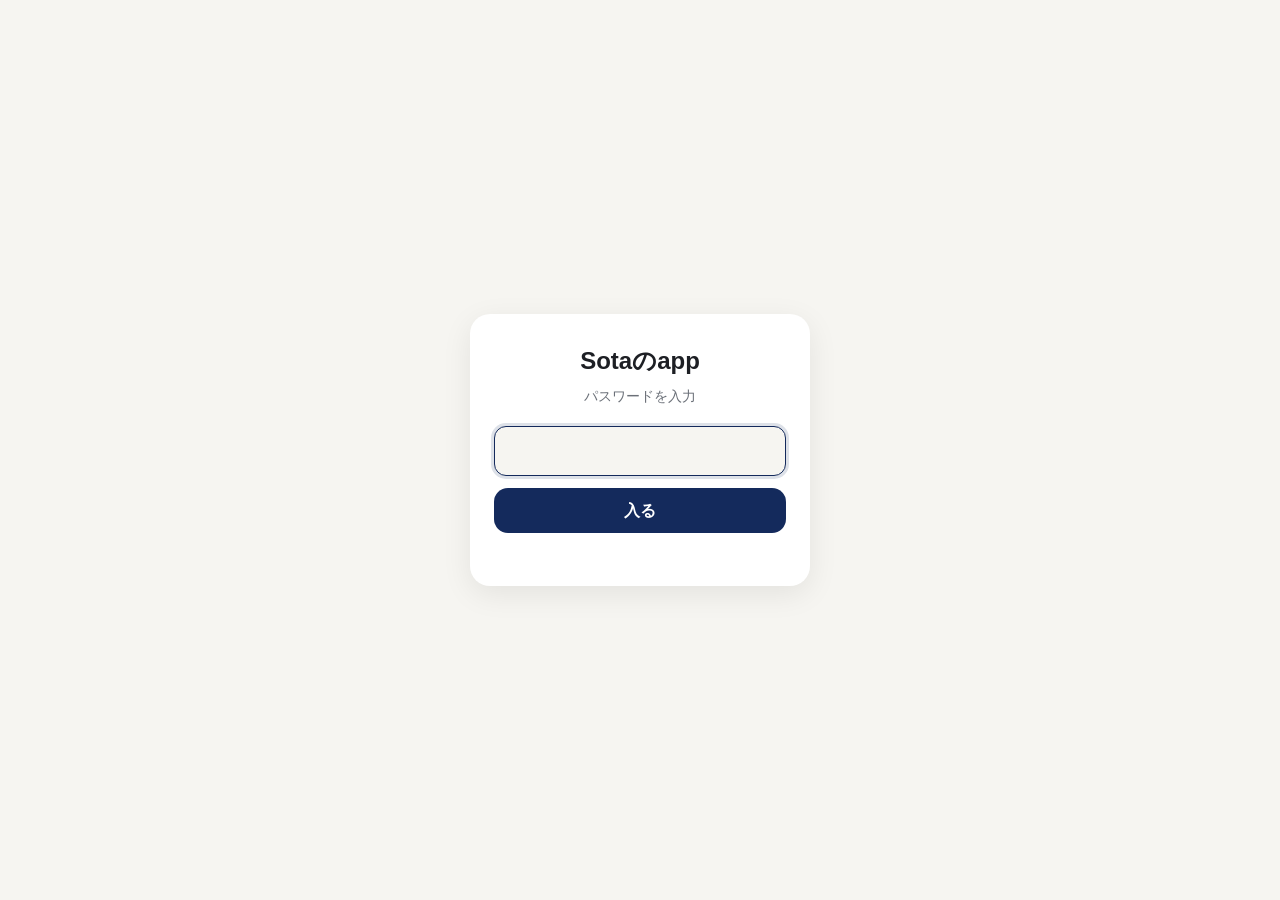
<file: index.html>
<!doctype html>
<html lang="ja">
<head>
  <meta charset="utf-8">
  <meta name="viewport" content="width=device-width, initial-scale=1">
  <title>Sotaのapp | 中学生・高校生のための学習アプリ</title>
  <meta name="description" content="中学生・高校生が自分で作った学習アプリ集です。英語の音読練習(Recito)、学習計画(StudyPilot)、テストのミス分析(Errata)、おこづかい帳(Coinvoice)。">
  <meta name="keywords" content="学習,勉強,教育,中学生,高校生">
  <link rel="stylesheet" href="common/style.css">
  <script src="common/gate.js?v=20261109a"></script>
  <style>
    :root { --accent: #3b3f8f; }
    .hero { text-align: center; padding: 40px 16px 16px; }
    .hero h1 { margin: 0; font-size: 2.2rem; letter-spacing: .02em; }
    .apps { display: grid; gap: 16px; grid-template-columns: repeat(auto-fit, minmax(200px, 1fr)); }
    .app { display: flex; flex-direction: column; gap: 6px; text-decoration: none; color: inherit; transition: transform .15s; }
    .app:hover { transform: translateY(-3px); }
    .app img { width: 72px; height: 72px; border-radius: 18px; }
    .app h2 { margin: 6px 0 0; font-size: 1.2rem; }
    .app .role { font-size: .9rem; color: var(--muted); }
  </style>
</head>
<body>
  <div class="hero">
    <h1>Sotaのapp</h1>
    <p class="muted">iPhoneで記録して、Webで見る。</p>
  </div>
  <main>
    <div class="apps">
      <a class="card app" href="ondoku/">
        <picture><source srcset="icons/ondokuchecker-dark.png" media="(prefers-color-scheme: dark)"><img src="icons/ondokuchecker.png" alt=""></picture>
        <h2>Recito</h2>
        <span class="role">英語の音読を採点</span>
      </a>
      <a class="card app" href="missnote/">
        <picture><source srcset="icons/missnote-dark.png" media="(prefers-color-scheme: dark)"><img src="icons/missnote.png" alt=""></picture>
        <h2>Errata</h2>
        <span class="role">ミスのくせを分析</span>
      </a>
      <a class="card app" href="okozukai/">
        <picture><source srcset="icons/okozukai-dark.png" media="(prefers-color-scheme: dark)"><img src="icons/okozukai.png" alt=""></picture>
        <h2>Coinvoice</h2>
        <span class="role">声でおこづかい記録</span>
      </a>
      <a class="card app" href="planner/">
        <picture><source srcset="icons/studyplanner-dark.png" media="(prefers-color-scheme: dark)"><img src="icons/studyplanner.png" alt=""></picture>
        <h2>StudyPilot</h2>
        <span class="role">今日の勉強を自動で計画</span>
      </a>
    </div>
  </main>
  <footer>データはサーバーに保存しません</footer>
</body>
</html>
</file>
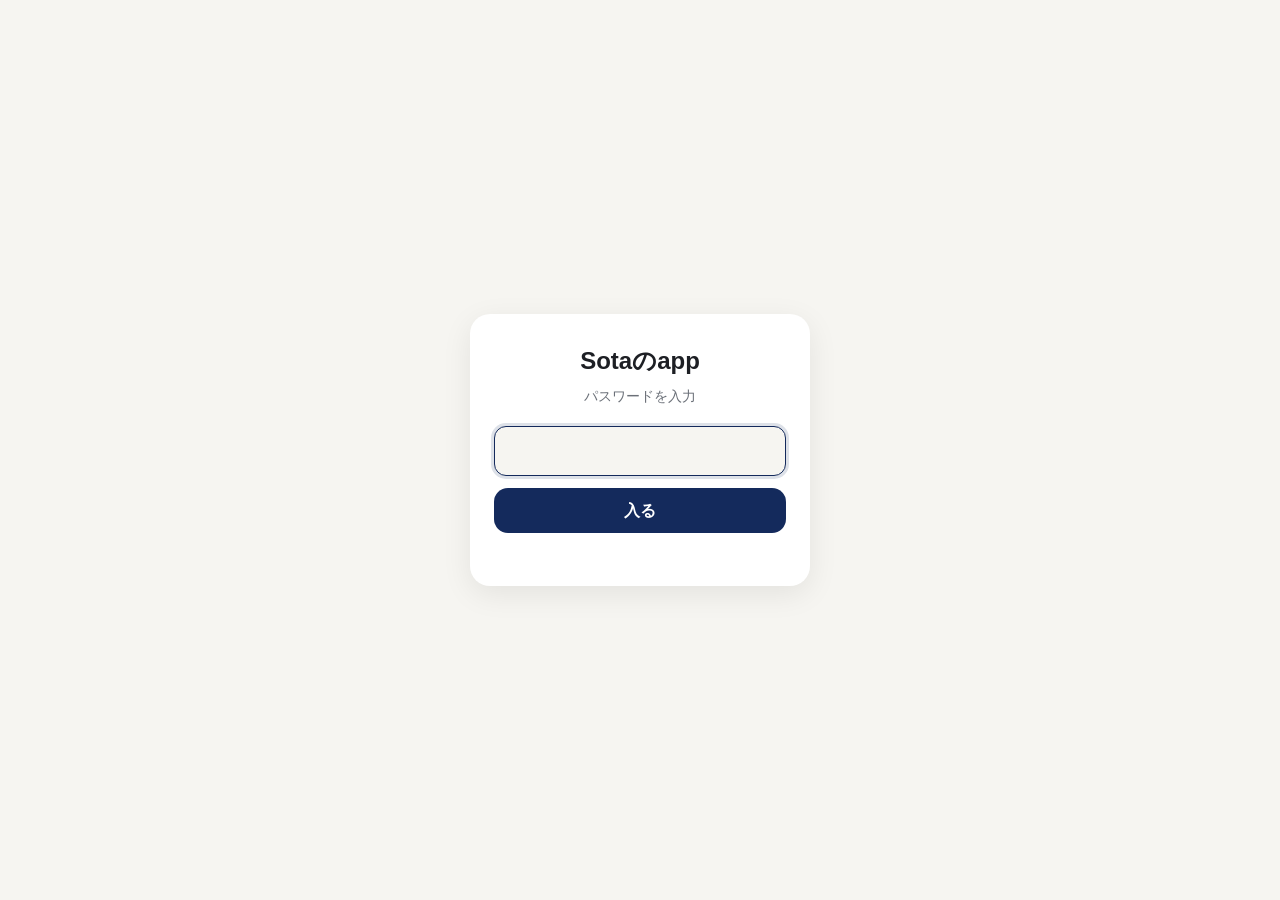
<file: missnote/index.html>
<!doctype html>
<html lang="ja">
<head>
  <meta charset="utf-8">
  <meta name="viewport" content="width=device-width, initial-scale=1">
  <title>Errata | テストのミス分析ノート</title>
  <meta name="description" content="Errata は、テストや問題集で間違えた問題を記録し、ミスの種類(計算ミス・知識不足・読み違い・時間切れ)を分析して復習する学習アプリです。">
  <meta name="keywords" content="学習,勉強,教育,中学生,高校生">
  <link rel="icon" href="../icons/missnote.png">
  <link rel="apple-touch-icon" href="../icons/missnote.png">
  <link rel="stylesheet" href="../common/style.css">
  <script src="../common/gate.js?v=20261109a"></script>
  <style>
    :root { --accent: #f2683f; }
    .toggles { display: flex; gap: 8px; flex-wrap: wrap; }
    .toggle { background: transparent; border: 2px solid var(--c); color: var(--c); min-height: 40px; }
    .toggle.on { background: var(--c); color: #fff; }
    .top-mistake { font-size: 1.6rem; font-weight: 800; }
    .problem { padding: 10px 0; border-bottom: 1px solid var(--line); }
    .problem .memo { color: var(--muted); font-size: .9rem; }
  </style>
</head>
<body>
  <header class="topbar">
    <picture><source srcset="../icons/missnote-dark.png" media="(prefers-color-scheme: dark)"><img src="../icons/missnote.png" alt=""></picture>
    <h1>Errata</h1>
    <a href="../">Sotaのapp</a>
  </header>
  <main>
    <section id="report" class="hidden"></section>

    <section id="app">
      <div class="app-banner no-print">
        <picture><source srcset="../icons/missnote-dark.png" media="(prefers-color-scheme: dark)"><img src="../icons/missnote.png" alt=""></picture>
        <div><b>写真なしで記録</b><br><span class="muted">QRコードでアプリへ</span></div>
      </div>

      <div class="card">
        <h2>間違えた問題を書く</h2>
        <label>教科</label><div class="toggles" id="subject"></div>
        <div class="grid" style="gap:0 12px">
          <div><label>単元</label><input id="unit" placeholder="例:二次関数"></div>
          <div><label>日にち</label><input id="date" type="date"></div>
        </div>
        <label>ミスの種類(いくつでも)</label><div class="toggles" id="mistakes"></div>
        <label>メモ</label><input id="memo" placeholder="どうして間違えた?次はどうする?">
        <div class="row" style="margin-top:12px"><button id="add">記録する</button><span class="muted" id="add-note"></span></div>
      </div>

      <div id="analysis"></div>

      <div class="card no-print">
        <h2>アプリに送る</h2>
        <p class="muted" id="send-summary"></p>
        <div id="send"></div>
        <div class="row" style="margin-top:10px"><button class="secondary hidden" id="mark-sent">送り終わった</button></div>
      </div>
      
    </section>
  </main>
  <footer>Sotaのapp</footer>

  <script src="../common/qr.js"></script>
  <script src="../common/bridge.js"></script>
  <script src="../common/charts.js"></script>
  <script src="app.js"></script>
</body>
</html>
</file>
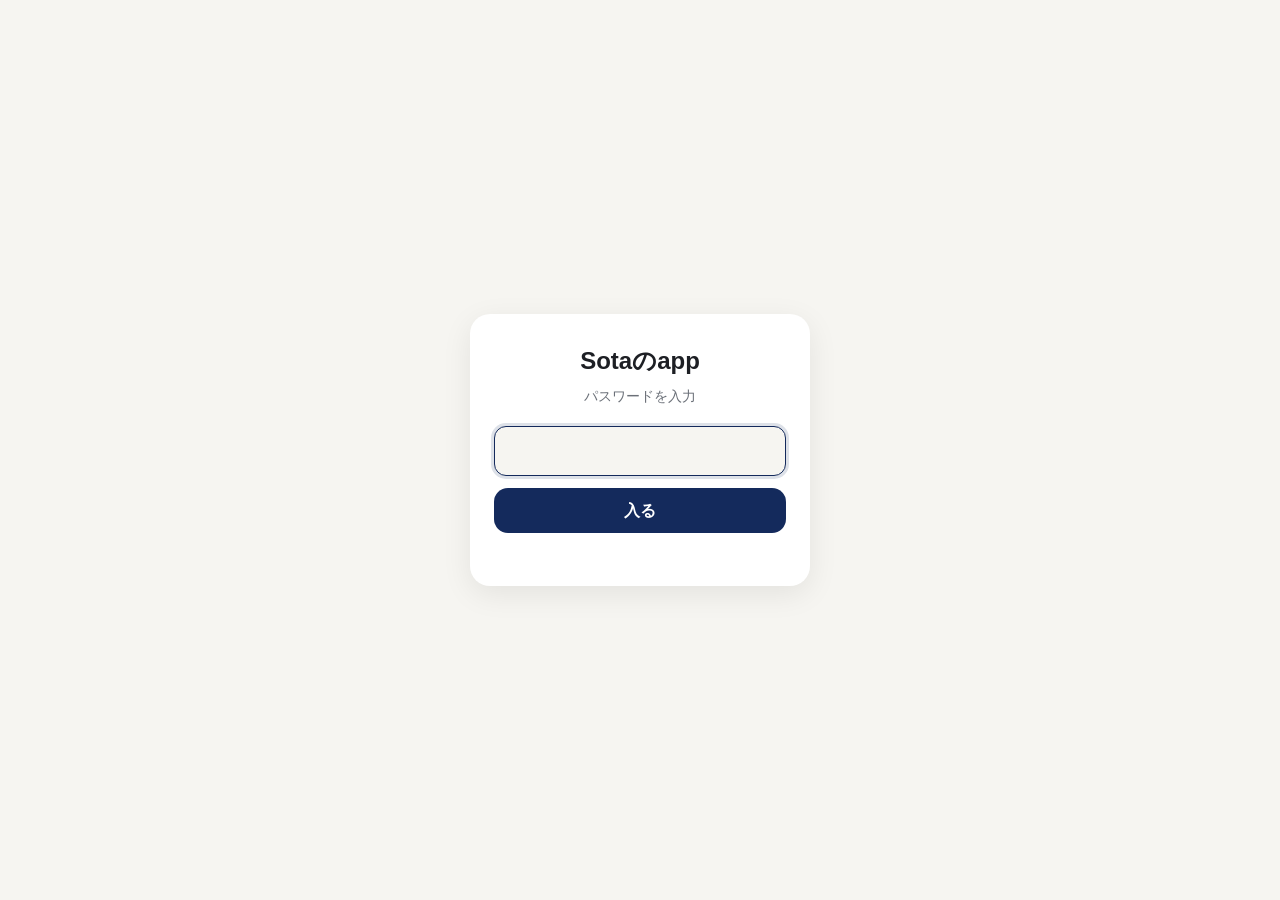
<file: okozukai/index.html>
<!doctype html>
<html lang="ja">
<head>
  <meta charset="utf-8">
  <meta name="viewport" content="width=device-width, initial-scale=1">
  <title>Coinvoice | 声で記録するおこづかい帳</title>
  <meta name="description" content="Coinvoice は、声で「本屋で680円」と話すだけで記録できる中高生向けのおこづかい帳です。月の予算と使い道のグラフで、お金の管理を学べます。">
  <meta name="keywords" content="学習,勉強,教育,中学生,高校生">
  <link rel="icon" href="../icons/okozukai.png">
  <link rel="apple-touch-icon" href="../icons/okozukai.png">
  <link rel="stylesheet" href="../common/style.css">
  <script src="../common/gate.js?v=20261109a"></script>
  <style>
    :root { --accent: #20b394; }
    .cat-dot { display: inline-block; width: 12px; height: 12px; border-radius: 50%; margin-right: 6px; vertical-align: -1px; }
    .say { display: flex; gap: 10px; }
    .say input { font-size: 1.15rem; }
    .mic { width: 56px; min-width: 56px; border-radius: 50%; font-size: 1.4rem; }
    .mic.on { background: var(--bad); }
    .confirm { display: grid; grid-template-columns: repeat(auto-fit, minmax(140px, 1fr)); gap: 0 12px; }
    .budget-bar { height: 16px; background: var(--line); border-radius: 8px; overflow: hidden; margin: 10px 0 6px; }
    .budget-bar span { display: block; height: 100%; }
    .message { padding: 10px 12px; border-radius: 12px; font-weight: 700; }
    .report-head { display: flex; justify-content: space-between; align-items: center; gap: 10px; flex-wrap: wrap; }
    .report-head h2 { font-size: 1.4rem; margin: 6px 0; }
  </style>
</head>
<body>
  <header class="topbar">
    <picture><source srcset="../icons/okozukai-dark.png" media="(prefers-color-scheme: dark)"><img src="../icons/okozukai.png" alt=""></picture>
    <h1>Coinvoice</h1>
    <a href="../">Sotaのapp</a>
  </header>

  <main>
    <!-- アプリから共有されたレポート(URLに #d= があるとき) -->
    <section id="report" class="hidden">
      <div class="card">
        <div class="report-head">
          <div>
            <span class="shared-badge">アプリから共有されたレポート</span>
            <h2 id="report-title"></h2>
          </div>
          <div class="row no-print">
            <button onclick="window.print()">印刷する</button>
            <button class="secondary" id="report-save">このブラウザでも見られるように保存</button>
          </div>
        </div>
        <p class="muted">このページのデータは、リンクの「#」より後ろに入っています。サーバーには送られていません。</p>
      </div>
      <div id="report-body"></div>
    </section>

    <!-- ふつうのWeb版 -->
    <section id="app">
      <div class="app-banner no-print">
        <picture><source srcset="../icons/okozukai-dark.png" media="(prefers-color-scheme: dark)"><img src="../icons/okozukai.png" alt=""></picture>
        <div><b>ボタンひとつで声の記録</b><br><span class="muted">アクションボタン・Siri</span></div>
        <a class="button" href="u16okozukai://record" id="open-record">アプリで録音</a>
      </div>

      <div class="card">
        <h2>使ったお金を書く</h2>
        <div class="say">
          <input id="say" placeholder="例:本屋で680円" autocomplete="off">
          <button class="mic hidden" id="mic" title="声で入力">🎤</button>
          <button id="read">読みとる</button>
        </div>
        <p class="muted" id="mic-note"></p>
        <div id="confirm" class="hidden">
          <div class="confirm">
            <div><label>金額(円)</label><input id="c-amount" type="number" inputmode="numeric" min="1"></div>
            <div><label>何に</label><input id="c-item"></div>
            <div><label>項目</label><select id="c-cat"></select></div>
            <div><label>日にち</label><input id="c-date" type="date"></div>
          </div>
          <div class="row" style="margin-top:12px">
            <button id="c-save">記録する</button>
            <button class="secondary" id="c-cancel">やめる</button>
          </div>
        </div>
      </div>

      <div class="card">
        <div class="row" style="justify-content:space-between">
          <h2 style="margin:0">
            <button class="secondary" id="prev" aria-label="前の月">◀</button>
            <span id="month-title"></span>
            <button class="secondary" id="next" aria-label="次の月">▶</button>
          </h2>
          <div class="row"><label for="budget" style="margin:0">予算</label><input id="budget" type="number" min="0" style="width:120px" placeholder="3000"><span>円</span></div>
        </div>
        <div id="month-body"></div>
      </div>

      <div class="card no-print">
        <h2>アプリに送る</h2>
        <p class="muted" id="send-summary"></p>
        <div id="send"></div>
        <div class="row" style="margin-top:10px"><button class="secondary hidden" id="mark-sent">送り終わった(このリストから消す)</button></div>
      </div>
    </section>
  </main>
  <footer>Sotaのapp</footer>

  <script src="../common/qr.js"></script>
  <script src="../common/bridge.js"></script>
  <script src="../common/charts.js"></script>
  <script src="parser.js"></script>
  <script src="app.js"></script>
</body>
</html>
</file>
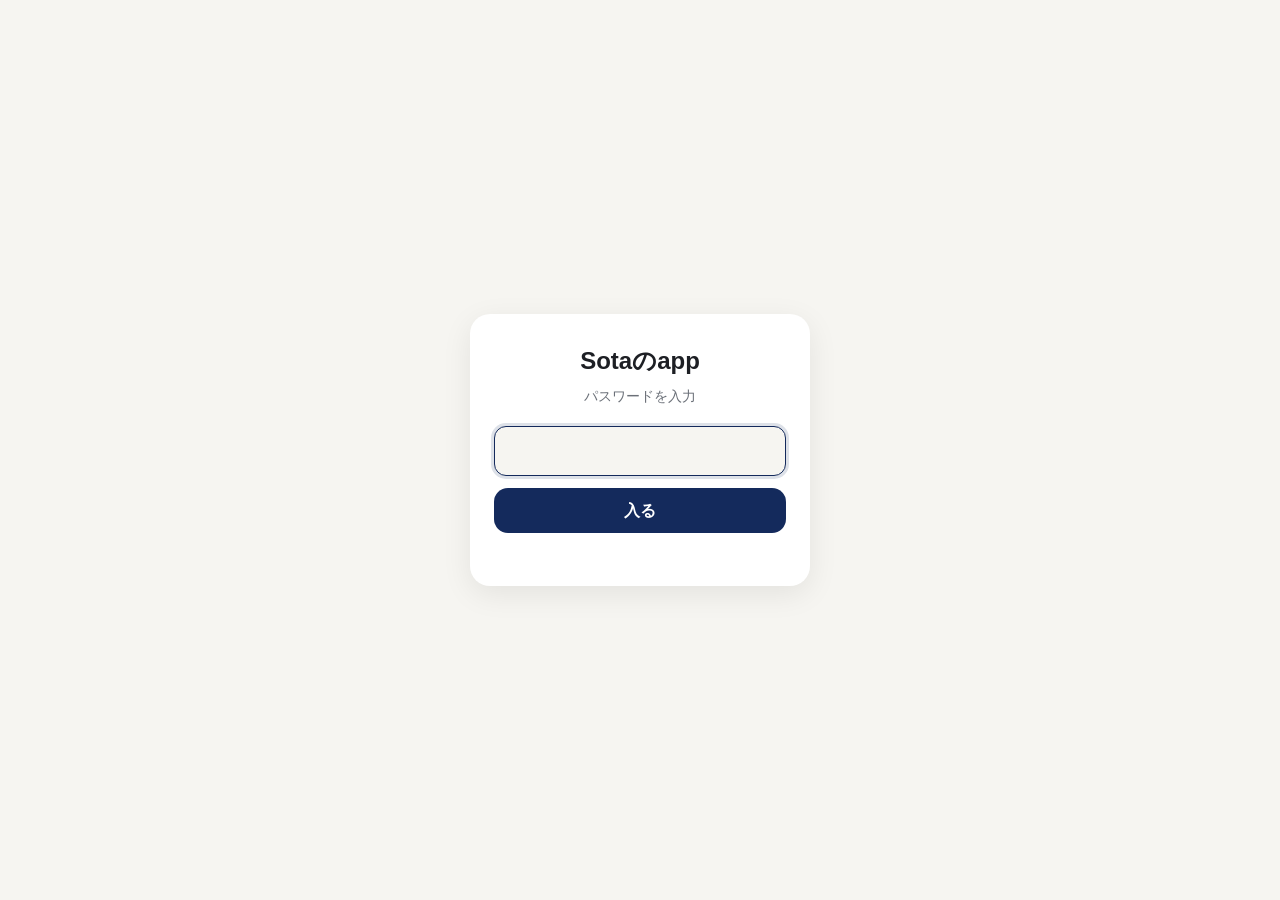
<file: ondoku/index.html>
<!doctype html>
<html lang="ja">
<head>
  <meta charset="utf-8">
  <meta name="viewport" content="width=device-width, initial-scale=1, viewport-fit=cover">
  <meta name="theme-color" content="#f6f5f1" media="(prefers-color-scheme: light)">
  <meta name="theme-color" content="#15161a" media="(prefers-color-scheme: dark)">
  <meta name="apple-mobile-web-app-capable" content="yes">
  <meta name="mobile-web-app-capable" content="yes">
  <meta name="apple-mobile-web-app-title" content="Recito">
  <meta name="apple-mobile-web-app-status-bar-style" content="default">
  <link rel="manifest" href="manifest.webmanifest">
  <title>Recito | 英語の音読・シャドーイング練習</title>
  <meta name="description" content="Recito(レシト)は、英語の教科書や英検の英文を声に出して読む練習アプリです。音声認識で読めた単語と言えなかった単語を色分けし、正確さと速さを採点します。中学生・高校生の英語学習用。">
  <meta name="keywords" content="英語,音読,シャドーイング,発音,英検,学習,教育,中学生,高校生">
  <meta property="og:title" content="Recito | 英語の音読・シャドーイング練習">
  <meta property="og:description" content="英文を声に出して読むと、その場で採点。読めた単語は緑、言えなかった単語は赤。">
  <link rel="icon" href="../icons/ondokuchecker.png">
  <link rel="apple-touch-icon" href="../icons/ondokuchecker.png">
  <link rel="stylesheet" href="../common/style.css?v=20261107b">
  <script src="../common/gate.js?v=20261109a"></script>
  <script src="../common/guard.js?v=20261107b"></script>
  <style>
    /* --accent は文字の色、--brand は塗りの色(ボタン・上のバー)。暗い画面では文字だけ明るくする */
    :root { --accent: #142a5c; --brand: #142a5c; --serif: "Iowan Old Style", "Palatino Linotype", Georgia, "Times New Roman", serif; }
    @media (prefers-color-scheme: dark) { :root:not([data-theme="light"]) { --accent: #9db4ee; --brand: #2c4c9a; } }
    button { background: var(--brand); }
    button.secondary { background: var(--accent-soft); color: var(--accent); }
    main { max-width: 760px; }
    /* ---- アプリのような上のバー(すりガラス) ---- */
    .topbar { position: sticky; top: 0; z-index: 15; gap: 10px; height: calc(56px + env(safe-area-inset-top)); padding: env(safe-area-inset-top) max(16px, env(safe-area-inset-right)) 0 max(16px, env(safe-area-inset-left));
      background: color-mix(in srgb, var(--bg) 78%, transparent); color: var(--text); backdrop-filter: saturate(180%) blur(20px); -webkit-backdrop-filter: saturate(180%) blur(20px);
      border-bottom: 1px solid color-mix(in srgb, var(--line) 70%, transparent); }
    .topbar img { width: 34px; height: 34px; border-radius: 9px; box-shadow: 0 2px 8px rgba(20,42,92,.25); }
    .topbar h1 { font-size: 1.3rem; font-weight: 800; letter-spacing: -.01em; }
    .topbar a { color: var(--accent); font-weight: 700; }
    .recito-only .topbar a.home { display: none; }
    /* ---- タブ:広い画面は上に、スマホは下にアプリのタブバー ---- */
    .tabs { position: sticky; top: calc(56px + env(safe-area-inset-top)); z-index: 14; display: flex; gap: 4px; padding: 8px 16px 6px; margin: 0 auto; max-width: 760px;
      background: color-mix(in srgb, var(--bg) 78%, transparent); backdrop-filter: saturate(180%) blur(20px); -webkit-backdrop-filter: saturate(180%) blur(20px); }
    .tabs button { flex: 1; background: transparent; color: var(--muted); min-height: 48px; padding: 4px; font-weight: 700; border-radius: 14px; display: flex; flex-direction: column; align-items: center; justify-content: center; gap: 2px; line-height: 1.2; transition: color .2s, background-color .2s; }
    .tabs svg { width: 22px; height: 22px; fill: none; stroke: currentColor; stroke-width: 1.9; stroke-linecap: round; stroke-linejoin: round; transition: transform .2s; }
    .tabs button small { font-size: .7rem; }
    .tabs button.on { background: var(--card); color: var(--accent); box-shadow: 0 1px 8px rgba(0,0,0,.08); }
    .tabs button.on svg { transform: scale(1.08); stroke-width: 2.2; }
    section[id^="tab-"]:not(.hidden) { animation: tab-in .22s ease-out; }
    @keyframes tab-in { from { opacity: 0; transform: translateY(6px); } to { opacity: 1; transform: none; } }
    /* ---- ログイン ---- */
    .auth-box { max-width: 420px; }
    .auth-seg { margin-bottom: 0 !important; }
    .auth-form { display: flex; flex-direction: column; gap: 8px; }
    .account { display: flex; align-items: center; gap: 10px; padding: 10px 12px; border-radius: 14px; background: var(--bg); margin-bottom: 12px; }
    .account .grow { flex: 1; min-width: 0; overflow-wrap: anywhere; }
    .avatar { width: 38px; height: 38px; border-radius: 50%; display: grid; place-items: center; background: var(--brand); color: #fff; font-weight: 800; flex: none; }
    button.small { min-height: 34px; padding: 4px 12px; }
    /* はじめに */
    /* ---- はじめの大きな見出し(紺のグラデーション) ---- */
    .hero { position: relative; overflow: hidden; border-radius: 26px; padding: 30px 24px 26px; margin-bottom: 16px; color: #fff;
      background: radial-gradient(120% 140% at 100% 0%, #3d63c9 0%, transparent 55%), linear-gradient(135deg, #0f2150, #1f3d8a); }
    .hero::after { content: ""; position: absolute; right: -40px; bottom: -60px; width: 220px; height: 220px; border-radius: 50%;
      background: radial-gradient(circle, rgba(255,255,255,.16), transparent 70%); animation: float 7s ease-in-out infinite; }
    .eyebrow { margin: 0 0 6px; font-size: .78rem; font-weight: 800; letter-spacing: .14em; text-transform: uppercase; opacity: .7; }
    .hero-title { margin: 0; font-size: clamp(1.7rem, 5.2vw, 2.5rem); line-height: 1.25; font-weight: 900; letter-spacing: -.01em; color: #fff; }
    .hero .legend { display: flex; gap: 10px; margin-top: 16px; font-family: var(--serif); font-size: 1.1rem; }
    .hero .legend b { background: rgba(255,255,255,.95); padding: 1px 10px; border-radius: 8px; }
    .lg-ok { color: #22994f; } .lg-miss { color: #e2474f; }
    @keyframes float { 50% { transform: translate(-14px, -16px); } }
    /* ---- 文字と部品が下からふわっと現れる(motion.js) ---- */
    .rv { opacity: 0; transform: translateY(30px); }
    .rv.in { opacity: 1; transform: none; transition: opacity .6s ease, transform .6s cubic-bezier(.2,.8,.2,1); }
    .ch { display: inline-block; opacity: 0; transform: translateY(.45em); animation: ch-in .5s cubic-bezier(.2,.8,.2,1) forwards; }
    @keyframes ch-in { to { opacity: 1; transform: none; } }
    .pw-in { display: inline-block; animation: ch-in .45s cubic-bezier(.2,.8,.2,1) both; opacity: 0; transform: translateY(.4em); }
    /* ---- 線のアイコン ---- */
    .ic { width: 1.15em; height: 1.15em; fill: none; stroke: currentColor; stroke-width: 2; stroke-linecap: round; stroke-linejoin: round; vertical-align: -.2em; flex: none; }
    .icon-btn { background: transparent; color: var(--accent); min-height: 40px; width: 40px; padding: 0; border-radius: 50%; }
    .icon-btn .ic { width: 24px; height: 24px; }
    .topbar .icon-btn { margin-left: 2px; }
    /* ---- 使い方(下から出るシート) ---- */
    .sheet { border: none; padding: 0; width: min(560px, 100%); max-height: 86vh; margin: auto auto 0; border-radius: 26px 26px 0 0; background: var(--card); color: var(--text);
      box-shadow: 0 -10px 40px rgba(0,0,0,.25); }
    @media (min-width: 640px) { .sheet { margin: auto; border-radius: 26px; } }
    .sheet[open] { animation: sheet-in .35s cubic-bezier(.2,.8,.2,1); }
    .sheet::backdrop { background: rgba(10,14,30,.45); backdrop-filter: blur(3px); -webkit-backdrop-filter: blur(3px); }
    @keyframes sheet-in { from { transform: translateY(40px); opacity: 0; } }
    .sheet-head { display: flex; align-items: center; justify-content: space-between; padding: 18px 20px 6px; position: sticky; top: 0; background: var(--card); }
    .sheet-head h2 { margin: 0; font-size: 1.5rem; font-weight: 900; }
    .sheet-body { padding: 0 20px calc(24px + env(safe-area-inset-bottom)); overflow: auto; }
    .sheet-body h3 { margin: 18px 0 4px; font-size: 1rem; color: var(--accent); }
    .sheet-body p { margin: 0 0 6px; font-size: .92rem; }
    .formula { background: var(--bg); border-radius: 12px; padding: 8px 12px; font-weight: 700; font-size: .85rem !important; }
    .support { background: color-mix(in srgb, var(--warn) 12%, var(--card)); }
    /* 英文 */
    .passage-head { display: flex; align-items: center; gap: 8px; flex-wrap: wrap; }
    .passage-head h2 { margin: 0; flex: 1; }
    .chips { display: flex; gap: 6px; flex-wrap: wrap; margin: 10px 0 4px; }
    .chip { background: var(--accent-soft); color: var(--accent); border-radius: 999px; min-height: 34px; padding: 4px 12px; font-size: .85rem; font-weight: 700; }
    .chip.on { background: var(--brand); color: #fff; }
    .ghost { background: transparent; color: var(--accent); min-height: 34px; padding: 4px 10px; font-weight: 700; }
    #pview { font-family: var(--serif); font-size: 1.45rem; line-height: 1.85; color: var(--accent); margin: 12px 0 4px; word-spacing: .05em; }
    #pview .pw { transition: color .2s, background-color .2s; border-radius: 5px; }
    #pview .read { color: var(--good); }
    #pview .miss { color: var(--bad); background: color-mix(in srgb, var(--bad) 10%, transparent); }
    #pview .todo { color: var(--text); opacity: .75; }
    #pview .masked { color: var(--muted); letter-spacing: .02em; }
    #passage { font-family: var(--serif); font-size: 1.15rem; min-height: 200px; margin-top: 12px; }
    #progress-wrap { height: 6px; border-radius: 3px; background: var(--line); overflow: hidden; margin-top: 10px; }
    #progress { height: 100%; width: 0; background: var(--good); transition: width .3s; }
    /* やり方 */
    .seg { display: flex; gap: 4px; padding: 3px; border-radius: 12px; background: var(--line); margin-bottom: 16px; }
    .seg button { flex: 1; min-height: 40px; padding: 4px 6px; background: transparent; color: var(--text); font-weight: 700; border-radius: 10px; white-space: nowrap; }
    .seg button.on { background: var(--card); color: var(--accent); box-shadow: 0 1px 4px rgba(0,0,0,.12); }
    #shadow .seg { margin: 8px 0 0; }
    /* マイク */
    .mic-area { display: flex; flex-direction: column; align-items: center; gap: 6px; padding: 8px 0; }
    /* マイク:紺の丸に線のマイク。聞いている間は、音に合わせて動くような棒になる */
    #mic { position: relative; width: 96px; height: 96px; border-radius: 50%; padding: 0; color: #fff;
      background: radial-gradient(circle at 30% 25%, #3a5fbf, #142a5c 70%); box-shadow: 0 12px 28px rgba(20,42,92,.35), inset 0 1px 0 rgba(255,255,255,.25); }
    #mic .ic { width: 38px; height: 38px; stroke-width: 1.8; }
    #mic::before { content: ""; position: absolute; inset: -8px; border-radius: 50%; border: 2px solid color-mix(in srgb, var(--accent) 22%, transparent); }
    #mic.on { background: radial-gradient(circle at 30% 25%, #ff6b72, #d63641 70%); box-shadow: 0 12px 28px rgba(214,54,65,.35); }
    #mic.on::before { border-color: color-mix(in srgb, var(--bad) 40%, transparent); animation: ring2 1.4s ease-out infinite; }
    @keyframes ring2 { from { transform: scale(.92); opacity: 1; } to { transform: scale(1.3); opacity: 0; } }
    .eq { display: flex; gap: 5px; align-items: center; height: 36px; }
    .eq i { width: 5px; height: 100%; border-radius: 3px; background: #fff; animation: eq 1s ease-in-out infinite; }
    .eq i:nth-child(2) { animation-delay: -.8s; } .eq i:nth-child(3) { animation-delay: -.4s; } .eq i:nth-child(4) { animation-delay: -.6s; } .eq i:nth-child(5) { animation-delay: -.2s; }
    @keyframes eq { 0%, 100% { transform: scaleY(.3); } 50% { transform: scaleY(1); } }
    @keyframes ring { 70% { box-shadow: 0 0 0 18px transparent; } 100% { box-shadow: 0 0 0 0 transparent; } }
    #mic-label { font-weight: 800; color: var(--accent); margin-top: 6px; }
    /* 結果 */
    .score { display: flex; gap: 20px; align-items: center; flex-wrap: wrap; }
    .score-donut { width: 170px; flex: none; }
    .score-side { flex: 1; min-width: 180px; }
    .grade { font-size: 1.5rem; font-weight: 900; }
    .diff { font-weight: 700; font-size: .9rem; }
    .big { font-size: 2.8rem; font-weight: 900; line-height: 1.1; color: var(--accent); margin-top: 6px; font-variant-numeric: tabular-nums; }
    .facts { display: flex; flex-direction: column; gap: 2px; margin-top: 8px; font-weight: 700; font-size: .9rem; }
    .donut-center { font-size: 52px !important; font-weight: 900; fill: var(--accent); }
    .pace { margin-top: 14px; }
    .pace-track { position: relative; height: 10px; border-radius: 5px; background: var(--line); }
    .pace-ok { position: absolute; left: 50%; width: 25%; top: 0; bottom: 0; background: color-mix(in srgb, var(--good) 45%, transparent); border-radius: 5px; }
    .pace-track i { position: absolute; top: -4px; width: 4px; height: 18px; margin-left: -2px; border-radius: 2px; background: var(--accent); }
    .pace-labels { position: relative; height: 16px; font-size: .7rem; color: var(--muted); }
    .pace-labels span { position: absolute; transform: translateX(-50%); }
    .pace-labels span:nth-child(1) { left: 0; transform: none; } .pace-labels span:nth-child(2) { left: 50%; } .pace-labels span:nth-child(3) { left: 75%; } .pace-labels span:nth-child(4) { right: 0; transform: none; }
    .words { font-family: var(--serif); font-size: 1.4rem; line-height: 2; margin: 6px 0 0; }
    .w-ok { color: var(--good); }
    .w-miss { color: var(--bad); background: color-mix(in srgb, var(--bad) 10%, transparent); border-radius: 6px; padding: 0 3px; cursor: pointer; text-decoration: underline dotted; }
    .miss-chip { display: inline-flex; gap: 6px; align-items: center; margin: 4px; padding: 4px 14px; border-radius: 999px; background: color-mix(in srgb, var(--bad) 12%, transparent); color: var(--bad); font-weight: 700; min-height: 38px; font-family: var(--serif); font-size: 1.05rem; }
    td.sent { font-family: var(--serif); }
    .pill { display: inline-block; min-width: 52px; text-align: center; padding: 2px 8px; border-radius: 999px; font-weight: 800; background: var(--line); }
    .pill.ok { background: color-mix(in srgb, var(--good) 15%, transparent); color: var(--good); }
    .pill.ng { background: color-mix(in srgb, var(--bad) 15%, transparent); color: var(--bad); }
    .tip { background: color-mix(in srgb, var(--accent) 7%, var(--card)); }
    .tip p { margin: 4px 0 0; }
    /* 記録・苦手 */
    .stats-grid { display: grid; grid-template-columns: repeat(4, 1fr); gap: 10px; margin-bottom: 16px; }
    .stat-tile { background: var(--card); border-radius: 16px; padding: 12px; display: flex; flex-direction: column; }
    .stat-tile b { font-size: 1.7rem; color: var(--accent); line-height: 1.15; font-variant-numeric: tabular-nums; }
    .stat-tile span { font-size: .75rem; color: var(--muted); font-weight: 700; }
    .hrow { display: flex; justify-content: space-between; gap: 12px; padding: 10px 0; border-bottom: 1px solid var(--line); }
    .hpass { font-family: var(--serif); font-size: .95rem; margin-top: 2px; }
    .hnum { display: flex; flex-direction: column; align-items: flex-end; flex: none; }
    .hnum b { font-size: 1.2rem; }
    .mode-tag { font-size: .7rem; font-weight: 800; padding: 1px 8px; border-radius: 999px; background: var(--accent-soft); color: var(--accent); }
    .diag-name { font-size: 2rem; font-weight: 900; color: var(--bad); line-height: 1.3; }
    .diag p { margin: 4px 0 8px; }
    .weak-list { display: grid; grid-template-columns: repeat(auto-fill, minmax(150px, 1fr)); gap: 8px; margin-top: 10px; }
    .weak-word { display: flex; justify-content: space-between; background: var(--bg); color: var(--text); border-radius: 12px; min-height: 44px; padding: 6px 12px; font-family: var(--serif); font-size: 1.05rem; }
    .weak-word b { color: var(--bad); font-family: inherit; font-size: .85rem; }
    .empty { text-align: center; padding: 36px 18px; }
    .big-icon { color: var(--muted); } .big-icon .ic { width: 44px; height: 44px; stroke-width: 1.6; }
    details.send summary { cursor: pointer; font-weight: 800; }
    /* シャドーイング */
    .sh-warn { color: #d97a00; font-weight: 700; font-size: .9rem; margin: 8px 0 0; }
    .sh-center { display: flex; flex-direction: column; align-items: center; gap: 6px; margin: 20px 0 8px; }
    .sh-center b { font-size: 1.2rem; color: var(--accent); }
    .sh-circle { width: 150px; height: 150px; border-radius: 50%; display: grid; place-items: center; color: var(--accent); background: color-mix(in srgb, var(--accent) 12%, transparent); }
    .sh-circle .ic { width: 58px; height: 58px; stroke-width: 1.6; }
    .sh-circle.speak { color: var(--bad); background: color-mix(in srgb, var(--bad) 14%, transparent); }
    .sh-circle.on { animation: sh-pulse 1.8s ease-in-out infinite; }
    @keyframes sh-pulse { 50% { transform: scale(1.06); } }
    .sh-bar { display: flex; align-items: center; gap: 10px; margin: 6px 0; }
    .sh-bar b { width: 52px; font-size: .85rem; }
    .sh-bar .bar-track { flex: 1; }
    .sh-bar .bar-track div { height: 100%; transition: width .2s; }
    /* 練習中は英文を見せない(音だけで) */
    body.shadowing #pview, body.shadowing #passage, body.shadowing #library { filter: blur(8px); pointer-events: none; user-select: none; }
    /* 英文解釈 */
    .ip-words { font-family: var(--serif); font-size: 1.6rem; line-height: 2.2; color: var(--accent); touch-action: none; user-select: none; -webkit-user-select: none; }
    .iw { border-radius: 6px; padding: 0 3px; cursor: pointer; }
    .iw.sel { background: color-mix(in srgb, #f5c518 40%, transparent); }
    .bk { font-weight: 900; font-family: system-ui, sans-serif; }
    .bk-c { color: #3478f6; }
    .bk-p { color: #f08a24; }
    .bk-ok { color: var(--good); }
    .bk-me { color: #f08a24; }
    .bk-hint { color: var(--muted); }
    .ip-compare, .ip-serif { font-family: var(--serif); font-size: 1.3rem; line-height: 1.9; }
    .ip-serif { font-size: 1rem; }
    .big-arrow { font-size: 1.4rem; min-width: 52px; }
    .ip-toggles { display: flex; gap: 8px; flex-wrap: wrap; margin-bottom: 10px; }
    .ip-toggle { background: transparent; color: var(--accent); border: 1px solid color-mix(in srgb, var(--accent) 35%, transparent); min-height: 34px; padding: 2px 12px; border-radius: 999px; font-size: .85rem; font-weight: 700; }
    .ip-toggle.on { background: var(--accent-soft); }
    .ip-wrap { position: relative; }
    .ip-wrap.with-arrows { padding-top: 26px; }
    .ip-wrap.with-arrows .ip-words { line-height: 1; row-gap: 34px; }
    .ip-arrows { position: absolute; left: 0; top: 0; pointer-events: none; overflow: visible; }
    .ip-words { display: flex; flex-wrap: wrap; column-gap: 10px; row-gap: 16px; line-height: 1.2; }
    .iw { display: inline-flex; flex-direction: column; align-items: center; }
    .iw-sub { display: flex; gap: 3px; align-items: center; min-height: 18px; margin-top: 3px; font-family: system-ui, sans-serif; }
    .iw-sub small { font-size: .62rem; color: var(--muted); font-weight: 600; }
    .iw-to { font-family: system-ui, sans-serif; font-size: .62rem; font-weight: 800; color: #9b51e0; }
    .role { display: inline-block; min-width: 18px; text-align: center; font-family: system-ui, sans-serif; font-size: .72rem; font-weight: 900; color: #fff; border-radius: 4px; padding: 0 3px; }
    .role-S { background: #3478f6; } .role-V { background: #e2474f; } .role-O { background: #22994f; } .role-C { background: #f08a24; } .role-M { background: #9b51e0; }
    .ip-detail th { width: 6.5em; color: var(--muted); font-weight: 700; vertical-align: top; }
    .ip-word { font-family: var(--serif); font-size: 2.2rem; color: var(--accent); }
    /* チャレンジ(文字とボタンは大きく) */
    .ch-head { display: flex; justify-content: space-between; align-items: center; gap: 10px; margin-bottom: 12px; }
    .ch-head h2 { margin: 0; color: var(--text); font-size: clamp(1.6rem, 5vw, 2.1rem); font-weight: 900; letter-spacing: -.01em; }
    .ch-eyebrow { margin: 0; font-size: .74rem; font-weight: 800; letter-spacing: .16em; text-transform: uppercase; color: var(--accent); opacity: .75; }
    .lv { display: inline-flex; gap: 4px; } .lv i { width: 8px; height: 8px; border-radius: 50%; background: var(--line); } .lv i.on { background: #f08a24; }
    .ch-check { position: absolute; top: 12px; right: 12px; width: 26px; height: 26px; border-radius: 50%; display: grid; place-items: center; background: var(--accent); color: var(--card); }
    .ch-check .ic { width: 16px; height: 16px; stroke-width: 3; }
    .ch-crown { color: #e0a800; margin-right: 4px; }
    .ch-rank-letter { font-size: 6rem; font-weight: 900; line-height: 1; margin-top: 8px; background: linear-gradient(160deg, var(--rk1), var(--rk2)); -webkit-background-clip: text; background-clip: text; color: transparent;
      animation: rank-in .7s cubic-bezier(.2,1.5,.4,1) both; --rk1: #6b7a99; --rk2: #3b4560; }
    .r-S { --rk1: #ffd54a; --rk2: #f08a24; } .r-A { --rk1: #ff7b8a; --rk2: #d63641; } .r-B { --rk1: #6aa8ff; --rk2: #2c4c9a; } .r-C { --rk1: #5fd08a; --rk2: #1f8a4c; }
    @keyframes rank-in { from { transform: scale(2.2) rotate(-8deg); opacity: 0; filter: blur(6px); } to { transform: none; opacity: 1; filter: none; } }
    .ch-place.top1 { background: linear-gradient(160deg, #ffd54a, #f0a020); color: #fff; } .ch-place.top2 { background: linear-gradient(160deg, #d6dbe4, #9aa3b2); color: #fff; } .ch-place.top3 { background: linear-gradient(160deg, #e8a77a, #b86a3c); color: #fff; }
    .ch-head button { white-space: nowrap; flex: none; }
    .ch-seg button { min-height: 52px; font-size: 1.1rem; }
    .ch-name { width: 100%; font-size: 1.3rem; font-weight: 800; padding: 14px; margin-bottom: 10px; border-radius: 14px; border: 2px solid color-mix(in srgb, var(--accent) 35%, transparent); background: color-mix(in srgb, var(--accent) 7%, var(--card)); }
    .ch-name.p2 { border-color: color-mix(in srgb, #f08a24 45%, transparent); background: color-mix(in srgb, #f08a24 8%, var(--card)); }
    .ch-topics { display: grid; grid-template-columns: repeat(auto-fill, minmax(280px, 1fr)); gap: 12px; margin-bottom: 12px; }
    .ch-topic { position: relative; text-align: left; display: flex; flex-direction: column; align-items: flex-start; gap: 6px; padding: 16px; border-radius: 16px; background: var(--card); color: var(--accent); border: 2px solid transparent; min-height: 90px; }
    .ch-topic small { color: #f08a24; font-weight: 800; }
    .ch-topic span { font-family: var(--serif); font-size: 1.25rem; font-weight: 700; line-height: 1.35; }
    .ch-topic.on { border-color: var(--accent); background: var(--accent-soft); }
    .ch-sticky { position: sticky; bottom: 0; padding: 10px 0; background: linear-gradient(transparent, var(--bg) 30%); }
    .ch-start { width: 100%; min-height: 64px; font-size: 1.5rem; font-weight: 900; border-radius: 18px; }
    .ch-play { display: flex; flex-direction: column; align-items: center; gap: 18px; text-align: center; }
    .ch-turn { font-size: 1.8rem; margin: 6px 0 0; color: var(--accent); }
    .ch-play.p1 .ch-turn { color: #f08a24; }
    .ch-text { font-family: var(--serif); font-size: 2.3rem; font-weight: 800; line-height: 1.45; color: var(--accent); background: var(--card); border-radius: 22px; padding: 22px; width: 100%; }
    .ch-text .read { color: var(--good); } .ch-text .miss { color: var(--bad); }
    .ch-timer { font-size: 2.6rem; font-weight: 900; font-variant-numeric: tabular-nums; color: var(--muted); }
    .ch-mic { width: 140px; height: 140px; border-radius: 50%; padding: 0; color: #fff; background: radial-gradient(circle at 30% 25%, #3a5fbf, #142a5c 70%); box-shadow: 0 14px 32px rgba(20,42,92,.35), inset 0 1px 0 rgba(255,255,255,.25); }
    .ch-mic .ic { width: 54px; height: 54px; stroke-width: 1.7; } .ch-mic .eq { height: 50px; gap: 7px; } .ch-mic .eq i { width: 7px; }
    .ch-play.p1 .ch-mic { background: radial-gradient(circle at 30% 25%, #ffb15a, #e0701a 70%); }
    .ch-mic.on { background: radial-gradient(circle at 30% 25%, #ff6b72, #d63641 70%) !important; animation: ring 1.6s infinite; }
    .ch-tip { font-size: 1.25rem; font-weight: 800; color: var(--accent); margin: 0; }
    .ch-winner { text-align: center; margin: 8px 0 18px; animation: pop .6s cubic-bezier(.2,1.6,.4,1) both; }
    .ch-winner h2 { margin: 2px 0 0; font-size: clamp(2rem, 7vw, 2.8rem); font-weight: 900; color: var(--text); }
    .ch-cards { display: grid; grid-template-columns: repeat(auto-fit, minmax(280px, 1fr)); gap: 16px; }
    .ch-card { background: var(--card); border-radius: 24px; padding: 20px; text-align: center; border: 3px solid color-mix(in srgb, var(--accent) 25%, transparent); animation: pop .6s cubic-bezier(.2,1.6,.4,1) both; }
    .ch-card.p1 { border-color: color-mix(in srgb, #f08a24 35%, transparent); }
    .ch-card.crown { border-color: #f5c518; box-shadow: 0 0 0 4px color-mix(in srgb, #f5c518 30%, transparent); }
    .ch-cname { font-size: 1.4rem; color: var(--accent); }
    .ch-card.p1 .ch-cname { color: #f08a24; }
    .ch-perfect { font-size: .75rem; font-weight: 900; padding: 2px 10px; border-radius: 999px; background: color-mix(in srgb, #f5c518 45%, transparent); }
    .ch-title { font-size: .75rem; font-weight: 800; letter-spacing: .3em; color: var(--muted); margin-bottom: 4px; }
    .ch-points { font-size: 4.6rem; font-weight: 900; line-height: 1.1; color: var(--accent); font-variant-numeric: tabular-nums; }
    .ch-stats { display: flex; justify-content: center; gap: 22px; margin-top: 10px; }
    .ch-stats b { display: block; font-size: 1.4rem; }
    .ch-stats small { color: var(--muted); }
    .ch-after { justify-content: center; margin-top: 18px; gap: 10px; }
    .ch-after button { min-height: 52px; font-size: 1.1rem; padding: 6px 20px; }
    .ch-confetti { position: fixed; inset: 0; width: 100%; height: 100%; pointer-events: none; z-index: 20; }
    .ch-filter { width: 100%; margin-bottom: 12px; min-height: 44px; }
    .ch-rank { display: flex; align-items: center; gap: 12px; padding: 10px 0; border-bottom: 1px solid var(--line); }
    .ch-place { width: 36px; height: 36px; border-radius: 50%; display: grid; place-items: center; font-size: 1rem; font-weight: 900; background: var(--bg); color: var(--muted); flex: none; }
    .ch-rpoints { font-size: 1.5rem; color: var(--accent); font-variant-numeric: tabular-nums; }
    @keyframes pop { from { transform: scale(.4); opacity: 0; } to { transform: scale(1); opacity: 1; } }
    @media (max-width: 560px) {
      /* スマホ:タブは画面の下に固定(iPhoneのアプリと同じ位置) */
      .tabs { position: fixed; top: auto; left: 0; right: 0; bottom: 0; max-width: none; gap: 0; padding: 6px max(4px, env(safe-area-inset-left)) calc(6px + env(safe-area-inset-bottom));
        background: color-mix(in srgb, var(--card) 80%, transparent); border-top: 1px solid color-mix(in srgb, var(--line) 80%, transparent); }
      .tabs button, .tabs button.on { background: transparent; box-shadow: none; padding: 2px 0; min-height: 50px; border-radius: 10px; }
      .tabs button small { font-size: .62rem; white-space: nowrap; }
      body { padding-bottom: calc(70px + env(safe-area-inset-bottom)); }
      footer { display: none; }
      .ch-sticky { bottom: calc(68px + env(safe-area-inset-bottom)); }
      main { padding: 12px max(12px, env(safe-area-inset-left)); }
      .ch-text { font-size: 1.8rem; }
      .ch-points { font-size: 3.6rem; }
      .stats-grid { grid-template-columns: repeat(2, 1fr); }
      #pview { font-size: 1.3rem; }
      .seg button { font-size: .85rem; }
      .hero { padding: 24px 20px 22px; border-radius: 22px; }
    }
  </style>
</head>
<body>
  <header class="topbar">
    <picture><source srcset="../icons/ondokuchecker-dark.png" media="(prefers-color-scheme: dark)"><img src="../icons/ondokuchecker.png" alt=""></picture>
    <h1>Recito</h1>
    <a class="home" href="../">Sotaのapp</a>
    <button class="icon-btn" id="help-open" aria-label="使い方"><svg class="ic" viewBox="0 0 24 24" aria-hidden="true"><circle cx="12" cy="12" r="9"/><path d="M9.5 9a2.5 2.5 0 1 1 3.5 2.3c-.6.3-1 .9-1 1.6V14M12 17.5v.01"/></svg></button>
  </header>
  <section id="report" class="hidden"><main></main></section>

  <div id="app">
    <nav class="tabs no-print">
      <button data-tab="practice"><svg viewBox="0 0 24 24" aria-hidden="true"><path d="M12 3a3 3 0 0 0-3 3v6a3 3 0 0 0 6 0V6a3 3 0 0 0-3-3z"/><path d="M19 11a7 7 0 0 1-14 0M12 18v3"/></svg><small>練習</small></button>
      <button data-tab="library"><svg viewBox="0 0 24 24" aria-hidden="true"><path d="M4 19.5A2.5 2.5 0 0 1 6.5 17H20V3H6.5A2.5 2.5 0 0 0 4 5.5z"/><path d="M4 19.5A2.5 2.5 0 0 0 6.5 22H20v-5"/></svg><small>ライブラリ</small></button>
      <button data-tab="history"><svg viewBox="0 0 24 24" aria-hidden="true"><path d="M3 3v18h18"/><path d="M7 15l4-4 3 3 5-6"/></svg><small>記録</small></button>
      <button data-tab="weak"><svg viewBox="0 0 24 24" aria-hidden="true"><circle cx="12" cy="12" r="9"/><circle cx="12" cy="12" r="5"/><circle cx="12" cy="12" r="1"/></svg><small>苦手</small></button>
      <button data-tab="interpret"><svg viewBox="0 0 24 24" aria-hidden="true"><path d="M8 4H5v16h3M16 4h3v16h-3"/><path d="M9 9h6M9 13h6M9 17h3"/></svg><small>解釈</small></button>
      <button data-tab="challenge"><svg viewBox="0 0 24 24" aria-hidden="true"><path d="M8 21h8M12 17v4M7 4h10v5a5 5 0 0 1-10 0z"/><path d="M17 5h3v2a3 3 0 0 1-3 3M7 5H4v2a3 3 0 0 0 3 3"/></svg><small>チャレンジ</small></button>
    </nav>
    <main>
      <section id="tab-practice">
        <div class="hero">
          <p class="eyebrow">Read aloud. Get scored.</p>
          <h2 class="hero-title" data-split>声に出して読むと、その場で採点。</h2>
          <div class="legend"><b class="lg-ok">read</b><b class="lg-miss">missed</b></div>
        </div>
        <div class="card support hidden" id="support"></div>

        <div class="card passage-card">
          <div class="passage-head">
            <h2>英文</h2>
            <span class="muted" id="count"></span>
            <button class="ghost" id="listen"><svg class="ic" viewBox="0 0 24 24" aria-hidden="true"><path d="M4 9v6h4l5 4V5L8 9z"/><path d="M16.5 8.5a5 5 0 0 1 0 7M19 6a8.5 8.5 0 0 1 0 12"/></svg> お手本</button>
            <button class="ghost" id="edit">編集</button>
          </div>
          <div class="chips"><span id="samples" class="chips" style="margin:0"></span></div>
          <div id="pview"></div>
          <textarea id="passage" class="hidden" spellcheck="false" placeholder="英文を貼り付け"></textarea>
          <div id="progress-wrap" class="hidden"><div id="progress"></div></div>
        </div>

        <div class="seg">
          <button data-mode="read">音読</button>
          <button data-mode="shadow">シャドーイング</button>
        </div>

        <div class="card" id="recall"></div>
        <div class="card" id="read-panel">
          <div class="mic-area">
            <button id="mic" aria-label="音読をはじめる"></button>
            <span id="mic-label">タップして読む</span>
            <span class="muted" id="mic-note"></span>
          </div>
        </div>
        <div class="card hidden" id="shadow"></div>

        <div id="result"></div>
      </section>

      <section id="tab-library" class="hidden">
        <div class="card" id="library"></div>
        <div class="card no-print">
          <details class="send"><summary>iPhoneのRecitoへ送る</summary>
            <p class="muted">QRコードをiPhoneのカメラで読み取ると、今の英文がアプリに入ります</p>
            <div id="send"></div></details>
        </div>
      </section>

      <section id="tab-history" class="hidden"></section>
      <section id="tab-weak" class="hidden"></section>
      <section id="tab-interpret" class="hidden"></section>
      <section id="tab-challenge" class="hidden"></section>
    </main>
  </div>
  <footer>Recito</footer>

  <!-- 使い方(説明はここにまとめる) -->
  <dialog id="help" class="sheet">
    <div class="sheet-head"><h2>使い方</h2><button class="icon-btn" id="help-close" aria-label="閉じる"><svg class="ic" viewBox="0 0 24 24" aria-hidden="true"><path d="M6 6l12 12M18 6L6 18"/></svg></button></div>
    <div class="sheet-body">
      <h3>音読</h3>
      <p>英文を選んでマイクをタップし、声に出して読みます。読めた単語は緑、言えなかった単語は赤になります。赤い単語をタップすると発音が聞けます。</p>
      <p class="formula">正確さ = 読めた単語 ÷ 全部の単語<br>速さ = 読めた単語 ÷ 読んだ時間(分)</p>
      <h3>暗唱ステップ</h3>
      <p>0(全文)から 4(暗唱)まで。2回続けて読めた単語から先に隠れます。90%以上で次のステップがおすすめに出ます。</p>
      <h3>シャドーイング</h3>
      <p>英文を見ずに、お手本の音だけで練習します。リピートは聞いてからまねる、シャドーイングは少し遅れて同時に言います。イヤホンを使ってください。</p>
      <h3>英文解釈</h3>
      <p>単語をなぞって、節に［ ］、句に( )を付けます。ヒントは自動の判定なので、まちがうこともあります。</p>
      <p class="formula"><span class="bk-c">［ ］節</span> 主語と動詞があるまとまり<br><span class="bk-p">( )句</span> 主語と動詞がないまとまり</p>
      <h3>チャレンジ</h3>
      <p>早口言葉を正しく、速く読みます。</p>
      <p class="formula">点数 = 正確さ × 10 × 速さの倍率(0.5〜1.5倍)<br>最高 1500点 ・ S 1350〜 / A 1200〜 / B 1000〜 / C 800〜 / D 600〜</p>
      <h3>保存</h3>
      <p>ライブラリの文章はアカウントに、記録・苦手・ランキングはこのブラウザに保存されます。</p>
    </div>
  </dialog>

  <script src="icons.js?v=20261107b"></script>
  <script src="../common/qr.js?v=20261107b"></script>
  <script src="../common/bridge.js?v=20261107b"></script>
  <script src="../common/charts.js?v=20261107b"></script>
  <script src="../common/firebase-config.js?v=20261107b"></script>
  <script src="../common/sync.js?v=20261107b"></script>
  <script src="library.js?v=20261107b"></script>
  <script src="app.js?v=20261107c"></script>
  <script src="shadow.js?v=20261107b"></script>
  <script src="interpret.js?v=20261107b"></script>
  <script src="challenge.js?v=20261107b"></script>
  <script src="motion.js?v=20261107b"></script>
</body>
</html>
</file>
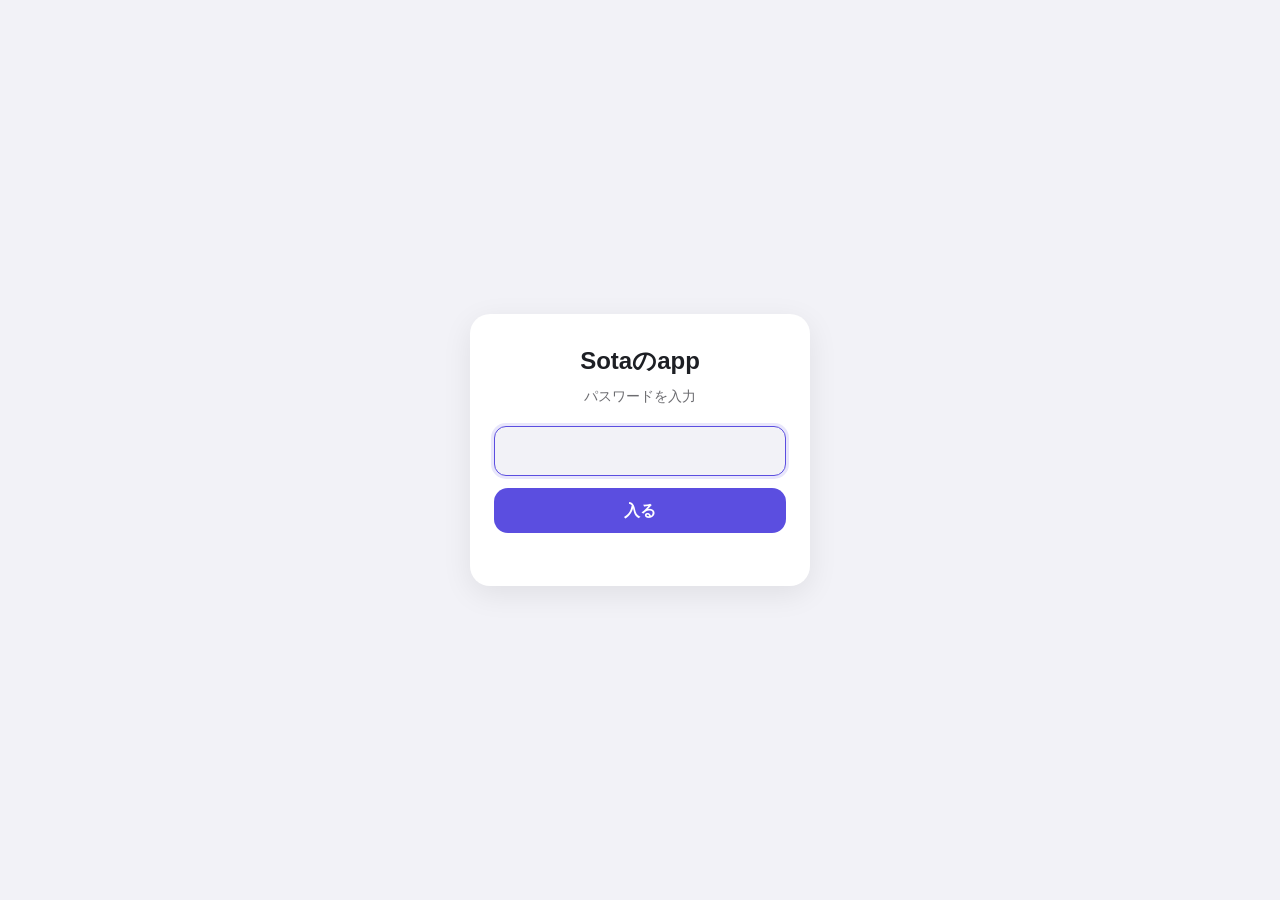
<file: planner/index.html>
<!doctype html>
<html lang="ja">
<head>
  <meta charset="utf-8">
  <meta name="viewport" content="width=device-width, initial-scale=1, viewport-fit=cover">
  <meta name="theme-color" content="#f6f5f1" media="(prefers-color-scheme: light)">
  <meta name="theme-color" content="#15161a" media="(prefers-color-scheme: dark)">
  <meta name="apple-mobile-web-app-capable" content="yes">
  <meta name="apple-mobile-web-app-title" content="StudyPilot">
  <title>StudyPilot | 高校生の学習計画・勉強記録</title>
  <meta name="description" content="StudyPilot は、時間割・テスト・教材から毎日の勉強のノルマを自動で作る学習計画アプリです。成績の分析、苦手教科の判定、周回のロードマップ。高校生の自習用。">
  <meta name="keywords" content="学習,勉強,教育,中学生,高校生">
  <link rel="icon" href="../icons/studyplanner.png">
  <link rel="apple-touch-icon" href="../icons/studyplanner.png">
  <link rel="stylesheet" href="../common/style.css?v=20261111a">
  <script src="../common/gate.js?v=20261111a"></script>
  <script src="../common/guard.js?v=20261111a"></script>
  <style>
    :root { --accent: #5b4ee0; --ok: #2f9e57; --tri: #f08a24; --ng: #e2474f; --ticket: #a35ee6; }
    /* ---- アプリのような上のバー(すりガラス)とタブ ---- */
    .topbar { position: sticky; top: 0; z-index: 15; height: calc(56px + env(safe-area-inset-top)); padding: env(safe-area-inset-top) max(16px, env(safe-area-inset-right)) 0 max(16px, env(safe-area-inset-left));
      background: color-mix(in srgb, var(--bg) 78%, transparent); color: var(--text); backdrop-filter: saturate(180%) blur(20px); -webkit-backdrop-filter: saturate(180%) blur(20px);
      border-bottom: 1px solid color-mix(in srgb, var(--line) 70%, transparent); }
    .topbar img { width: 34px; height: 34px; border-radius: 9px; box-shadow: 0 2px 8px rgba(91,78,224,.3); }
    .topbar h1 { font-size: 1.3rem; font-weight: 800; letter-spacing: -.01em; }
    .topbar a { color: var(--accent); font-weight: 700; }
    .recito-only .topbar a.home { display: none; }
    .tabs { position: sticky; top: calc(56px + env(safe-area-inset-top)); z-index: 14; display: flex; gap: 4px; overflow-x: auto; padding: 8px 16px 6px;
      background: color-mix(in srgb, var(--bg) 78%, transparent); backdrop-filter: saturate(180%) blur(20px); -webkit-backdrop-filter: saturate(180%) blur(20px); }
    .tabs button { background: transparent; color: var(--muted); min-height: 44px; padding: 6px 14px; white-space: nowrap; border-radius: 14px; gap: 6px; }
    .tabs button.on { background: var(--card); color: var(--accent); box-shadow: 0 1px 8px rgba(0,0,0,.08); }
    .tabs .ic { width: 20px; height: 20px; }
    .ic { width: 1.15em; height: 1.15em; fill: none; stroke: currentColor; stroke-width: 2; stroke-linecap: round; stroke-linejoin: round; vertical-align: -.2em; flex: none; }
    .celebrate-icon { color: #f08a24; } .celebrate-icon .ic { width: 64px; height: 64px; }
    .help-row span { color: var(--accent); } .help-row span .ic { width: 28px; height: 28px; }
    .rm-icon .ic { width: 22px; height: 22px; color: #fff; }
    #view > * { animation: tab-in .22s ease-out; }
    @keyframes tab-in { from { opacity: 0; transform: translateY(6px); } to { opacity: 1; transform: none; } }
    .pill { display: inline-flex; align-items: center; gap: 6px; padding: 4px 12px; border-radius: 999px; font-weight: 700; font-size: .9rem; }
    .mode-通常 { background: color-mix(in srgb, #3478f6 15%, transparent); color: #3478f6; }
    .mode-考査 { background: color-mix(in srgb, var(--ng) 15%, transparent); color: var(--ng); }
    .mode-軽め { background: color-mix(in srgb, #1aa8bf 15%, transparent); color: #1aa8bf; }
    .progress { height: 10px; background: var(--line); border-radius: 5px; overflow: hidden; }
    .progress i { display: block; height: 100%; border-radius: 5px; background: var(--accent); }
    .streak-row { display: flex; gap: 14px; align-items: center; flex-wrap: wrap; }
    .flame { text-align: center; font-weight: 800; font-size: 1.1rem; min-width: 56px; }
    .flame span { display: block; font-size: 1.8rem; line-height: 1; }
    .qrow { padding: 12px 0; border-bottom: 1px solid var(--line); }
    .qrow:last-child { border-bottom: none; }
    .qhead { display: flex; gap: 8px; align-items: center; flex-wrap: wrap; }
    .qhead b.name { flex: 1; min-width: 120px; }
    .weak { background: color-mix(in srgb, var(--ng) 15%, transparent); color: var(--ng); border-radius: 999px; padding: 1px 8px; font-size: .75rem; font-weight: 700; }
    .chipgrid { display: flex; gap: 6px; flex-wrap: wrap; margin-top: 8px; }
    .pchip { min-width: 44px; min-height: 48px; padding: 2px 6px; flex-direction: column; gap: 0; border-radius: 10px; background: var(--accent-soft); color: var(--text); font-weight: 600; line-height: 1.15; }
    .pchip small { font-size: .7rem; color: var(--muted); }
    .pchip.m-○ { background: color-mix(in srgb, var(--ok) 22%, transparent); color: var(--ok); }
    .pchip.m-△ { background: color-mix(in srgb, var(--tri) 22%, transparent); color: var(--tri); }
    .pchip.m-× { background: color-mix(in srgb, var(--ng) 22%, transparent); color: var(--ng); }
    .pchip.sel { outline: 2px solid var(--accent); }
    .markbar { display: flex; gap: 6px; margin-top: 8px; flex-wrap: wrap; }
    .markbar button { min-height: 40px; padding: 6px 16px; }
    .b-○ { background: var(--ok) !important; } .b-△ { background: var(--tri) !important; } .b-× { background: var(--ng) !important; }
    .task { display: flex; gap: 12px; padding: 10px 0; border-bottom: 1px solid var(--line); align-items: flex-start; }
    .task input { width: 22px; min-height: 22px; height: 22px; margin-top: 3px; flex: none; accent-color: var(--accent); }
    .task .reason { color: var(--muted); font-size: .85rem; }
    .task.done .c { text-decoration: line-through; color: var(--muted); }
    .cal { display: grid; grid-template-columns: repeat(7, 1fr); gap: 4px; text-align: center; }
    .cal .h { font-size: .8rem; color: var(--muted); }
    .cal .d { min-height: 46px; border-radius: 10px; display: flex; flex-direction: column; align-items: center; justify-content: center; font-variant-numeric: tabular-nums; font-size: .95rem; }
    .cal .d small { font-size: .65rem; line-height: 1; }
    .cal .achieved { background: color-mix(in srgb, var(--ok) 40%, transparent); }
    .cal .ticket { background: color-mix(in srgb, var(--ticket) 30%, transparent); }
    .cal .missed { background: color-mix(in srgb, var(--muted) 15%, transparent); }
    .cal .today { outline: 2px solid var(--accent); font-weight: 800; }
    .legend span { display: inline-flex; align-items: center; gap: 4px; margin-right: 12px; font-size: .85rem; }
    .legend i { width: 14px; height: 14px; border-radius: 4px; display: inline-block; }
    .tt { width: 100%; border-collapse: separate; border-spacing: 3px; }
    .tt th { text-align: center; font-size: .8rem; color: var(--muted); border: none; padding: 2px; }
    .tt td { padding: 0; border: none; }
    .tt select { min-height: 38px; padding: 2px; font-size: .8rem; text-align: center; border-radius: 8px; }
    .chips { display: flex; gap: 8px; flex-wrap: wrap; margin-bottom: 10px; }
    .chip { display: inline-flex; align-items: center; gap: 4px; padding: 4px 6px 4px 12px; border-radius: 999px; color: #fff; font-weight: 700; }
    .chip button { min-height: 24px; padding: 0 8px; background: rgba(255,255,255,.25); border-radius: 999px; }
    .fg { display: grid; gap: 0 12px; grid-template-columns: repeat(auto-fit, minmax(130px, 1fr)); align-items: end; }
    .checks label { display: inline-flex; gap: 4px; align-items: center; margin-right: 10px; color: var(--text); font-size: .95rem; }
    .checks input { width: auto; min-height: 0; }
    .mrow { display: flex; gap: 12px; align-items: center; padding: 10px 0; border-bottom: 1px solid var(--line); cursor: pointer; }
    .mrow .grow { flex: 1; min-width: 0; }
    .route-row { display: grid; grid-template-columns: 1.4fr .7fr .7fr 1.2fr auto; gap: 6px; margin-bottom: 6px; }
    .notice { background: var(--accent-soft); border-radius: 12px; padding: 10px 14px; margin-bottom: 16px; }
    .sync-dot { font-size: .8rem; opacity: .9; }
    /* アプリ(iOS)に合わせた見た目 */
    :root { --bg: #f2f2f7; --card: #ffffff; --line: #e5e5ea; --muted: #6c6c70; }
    @media (prefers-color-scheme: dark) { :root:not([data-theme="light"]) { --bg: #000000; --card: #1c1c1e; --line: #2c2c2e; --muted: #98989f; } }
    body { background: var(--bg); }
    .card { box-shadow: none; border-radius: 14px; }
    .card.list { padding: 4px 16px; }
    .sec-head { display: flex; justify-content: space-between; color: var(--muted); font-size: .85rem; font-weight: 700; margin: 18px 6px 6px; }
    .sec-foot { color: var(--muted); font-size: .8rem; margin: -8px 6px 16px; }
    /* 教科ごとのまとまり */
    .sub-tiles { display: flex; gap: 8px; overflow-x: auto; }
    .sub-tile { flex: none; min-width: 64px; padding: 8px 12px; border-radius: 12px; color: var(--c); background: color-mix(in srgb, var(--c) 12%, transparent); display: flex; flex-direction: column; }
    .sub-tile small { font-weight: 800; font-size: .75rem; }
    .sub-tile b { font-size: 1.3rem; font-variant-numeric: tabular-nums; }
    .sub-tile.fin { color: #fff; background: var(--c); }
    .sub-head { margin: 2px 0 4px; }
    .sub-head > div:first-child { display: flex; align-items: center; gap: 6px; }
    .sub-head i { width: 4px; height: 16px; border-radius: 2px; background: var(--c); }
    .sub-head b { flex: 1; }
    .sub-head span { color: var(--c); font-weight: 800; font-size: .8rem; font-variant-numeric: tabular-nums; }
    .sub-bar { height: 4px; border-radius: 2px; background: color-mix(in srgb, var(--c) 15%, transparent); margin-top: 6px; overflow: hidden; }
    .sub-bar span { display: block; height: 100%; background: var(--c); transition: width .3s; }
    .qgroup { margin-top: 10px; }
    .qgroup input.circle:not(:checked) { border-color: color-mix(in srgb, var(--c) 50%, transparent); }
    .qitem { display: flex; gap: 12px; align-items: flex-start; padding: 12px 0; border-bottom: 1px solid var(--line); color: var(--text); margin: 0; cursor: pointer; }
    .qitem:last-child { border-bottom: none; }
    input.circle { appearance: none; -webkit-appearance: none; flex: none; width: 26px; height: 26px; min-height: 26px; padding: 0; margin-top: 2px; border-radius: 50%; border: 2px solid #c7c7cc; background: transparent; position: relative; transition: transform .15s; }
    input.circle:checked { background: var(--c); border-color: var(--c); animation: popc .25s; }
    input.circle:checked::after { content: '✓'; position: absolute; inset: 0; color: #fff; font-weight: 900; font-size: 15px; display: flex; align-items: center; justify-content: center; }
    @keyframes popc { 50% { transform: scale(1.25); } }
    .qbody { flex: 1; min-width: 0; }
    .qtop { display: flex; align-items: center; gap: 8px; }
    .chip-s { background: var(--c); color: #fff; border-radius: 999px; padding: 1px 9px; font-size: .75rem; font-weight: 800; flex: none; }
    .qname { font-size: 1.02rem; overflow: hidden; text-overflow: ellipsis; white-space: nowrap; }
    .qamt { margin-left: auto; font-weight: 800; font-variant-numeric: tabular-nums; flex: none; }
    .qitem.done .qname { text-decoration: line-through; opacity: .55; }
    .qtags { margin-top: 5px; }
    .qtags .rtag { color: var(--c); background: color-mix(in srgb, var(--c) 14%, transparent); }
    .qunit { font-size: .85rem; margin-top: 4px; }
    .tabs button i { font-style: normal; margin-right: 4px; }
    .tabs .help-btn { margin-left: auto; }
    /* おすすめの参考書 */
    .bk-sub { display: flex; align-items: center; gap: 6px; margin: 0; font-size: 1.05rem; }
    .bk-sub i { width: 4px; height: 16px; border-radius: 2px; }
    .bk-row { display: flex; gap: 10px; align-items: flex-start; padding: 10px 0; border-bottom: 1px solid var(--line); }
    .bk-kind { flex: none; font-size: .72rem; font-weight: 800; padding: 2px 8px; border-radius: 999px; background: var(--line); color: var(--muted); }
    .bk-add { flex: none; min-height: 32px; padding: 2px 10px; font-size: .8rem; }
    .lv { display: inline-flex; gap: 2px; vertical-align: middle; }
    .lv i { width: 5px; height: 5px; border-radius: 50%; }
    .bk-road { margin-top: 10px; }
    .bk-step { position: relative; display: flex; gap: 10px; padding: 6px 0 10px 0; }
    .bk-dot { flex: none; width: 12px; height: 12px; border-radius: 50%; border: 2px solid; margin-top: 4px; z-index: 1; }
    .bk-line { position: absolute; left: 6px; top: 18px; bottom: -6px; width: 2px; opacity: .35; }
    /* 成績の推移(教科ごとのカード) */
    .trend-grid { display: grid; grid-template-columns: repeat(auto-fill, minmax(190px, 1fr)); gap: 10px; margin-top: 10px; }
    .trend-card { background: color-mix(in srgb, var(--c) 7%, var(--card)); border-radius: 12px; padding: 10px; }
    .trend-val { font-size: 1.6rem; font-weight: 800; font-variant-numeric: tabular-nums; }
    .trend-val small { font-size: .8rem; }
    .trend-svg { width: 100%; height: 64px; display: block; }
    .trend-svg .axis { font-size: 8px; fill: var(--muted); }
    .seg { display: flex; gap: 4px; padding: 3px; border-radius: 12px; background: var(--line); }
    .seg button { flex: 1; background: transparent; color: var(--text); font-weight: 700; border-radius: 10px; white-space: nowrap; padding: 4px 10px; }
    .seg button.on { background: var(--card); color: var(--accent); box-shadow: 0 1px 4px rgba(0,0,0,.12); }
    .trend-seg { margin: 0; flex: none; min-width: 190px; }
    .trend-seg button { min-height: 34px; font-size: .85rem; }
    .ov-head { display: flex; justify-content: space-between; align-items: baseline; margin-top: 14px; }
    .ov-big { font-size: 1.8rem; font-variant-numeric: tabular-nums; }
    .ov-svg { width: 100%; height: auto; display: block; }
    .ov-svg .axis { font-size: 11px; fill: var(--muted); }
    .ov-svg .ov-val { font-size: 13px; font-weight: 800; fill: #5856d6; }
    .ov-svg .ov-name { font-size: 11px; font-weight: 700; fill: var(--text); }
    .ov-legend { display: flex; gap: 14px; flex-wrap: wrap; font-size: .78rem; color: var(--muted); margin-bottom: 4px; }
    .ov-legend i { display: inline-block; width: 16px; height: 4px; border-radius: 2px; vertical-align: middle; margin-right: 4px; }
    .ov-legend i.dash { height: 0; border-top: 2px dashed #999; }
    @media (max-width: 640px) {
      .tabs { position: fixed; top: auto; bottom: 10px; left: 10px; right: 10px; z-index: 20; justify-content: space-around; padding: 6px; border: none;
        border-radius: 30px; background: color-mix(in srgb, var(--card) 85%, transparent); backdrop-filter: blur(16px); -webkit-backdrop-filter: blur(16px); box-shadow: 0 6px 24px rgba(0,0,0,.15); }
      .tabs button { flex: 1; flex-direction: column; gap: 1px; min-height: 50px; padding: 4px 2px; font-size: .66rem; border-radius: 24px; }
      .tabs button.on { background: var(--accent-soft); box-shadow: none; }
      .tabs .ic { width: 22px; height: 22px; }
      .tabs button i { margin: 0; font-size: 1.2rem; }
      .tabs .help-btn { margin-left: 0; }
      main { padding-bottom: 96px; }
      footer { padding-bottom: 100px; }
    }
    .q-remove { flex: none; background: transparent; color: var(--muted); min-height: 30px; padding: 2px 8px; font-size: 1.1rem; border-radius: 50%; }
    .q-remove:hover { color: var(--bad); }
    .add-quota { width: 100%; background: transparent; color: var(--accent); justify-content: flex-start; padding: 12px 0; }
    .add-panel { border-top: 1px solid var(--line); padding: 10px 0 14px; }
    .add-item { width: 100%; justify-content: space-between; background: var(--accent-soft); color: var(--text); margin-top: 6px; font-weight: 600; text-align: left; }
    .add-item small { color: var(--muted); font-weight: 400; }
    /* いちばん上のカード */
    .hero { border-radius: 22px; padding: 18px 20px; color: #fff; margin-bottom: 16px; box-shadow: 0 10px 30px rgba(80, 60, 200, .25); }
    .hero-通常 { background: linear-gradient(135deg, #4a66f2, #8c54ed); }
    .hero-考査 { background: linear-gradient(135deg, #ed4d5c, #f5853f); }
    .hero-軽め { background: linear-gradient(135deg, #1aa3b8, #40bf8c); }
    .hero-休み { background: linear-gradient(135deg, #fa8c33, #ed548c); }
    .hero-pill { background: rgba(255,255,255,.22); border-radius: 999px; padding: 4px 12px; font-size: .8rem; font-weight: 700; white-space: nowrap; }
    .ring { --p: 0; flex: none; width: 88px; height: 88px; border-radius: 50%; display: flex; flex-direction: column; align-items: center; justify-content: center;
      background: radial-gradient(closest-side, rgba(0,0,0,.08) 78%, transparent 80% 100%), conic-gradient(#fff calc(var(--p) * 1%), rgba(255,255,255,.25) 0); }
    .ring b { font-size: 1.8rem; line-height: 1; } .ring small { opacity: .85; font-weight: 700; }
    .rtag { display: inline-block; font-size: .72rem; font-weight: 700; padding: 1px 8px; border-radius: 999px; }
    details.card summary { cursor: pointer; list-style: none; font-size: 1.05rem; } details.card summary::-webkit-details-marker { display: none; }
    /* お祝い */
    .celebrate { position: fixed; inset: 0; z-index: 50; pointer-events: none; background: rgba(0,0,0,.25); overflow: hidden; display: flex; align-items: center; justify-content: center; }
    .celebrate i { position: absolute; top: -20px; width: 10px; height: 14px; border-radius: 3px; animation: fall 1.8s ease-in forwards; }
    @keyframes fall { to { transform: translateY(110vh) rotate(540deg); } }
    .celebrate-card { background: var(--card); color: var(--text); border-radius: 26px; padding: 26px 40px; text-align: center; font-size: 1.2rem; animation: pop .5s cubic-bezier(.2, 1.6, .4, 1); }
    @keyframes pop { from { transform: scale(.5); opacity: 0; } to { transform: scale(1); opacity: 1; } }
    /* 使い方 */
    .help { position: fixed; inset: 0; z-index: 40; background: rgba(0,0,0,.4); display: flex; align-items: center; justify-content: center; padding: 16px; }
    .help-card { background: var(--card); border-radius: 22px; padding: 20px; max-width: 520px; width: 100%; max-height: 90vh; overflow: auto; }
    .help-row { display: flex; gap: 12px; margin: 10px 0; } .help-row span { font-size: 1.6rem; } .help-row p { margin: 2px 0 0; font-size: .92rem; }
    /* 周回 */
    .lapb { display: inline-block; font-size: .72rem; font-weight: 700; padding: 1px 8px; border-radius: 999px; white-space: nowrap; vertical-align: middle; }
    .lapb-running { background: color-mix(in srgb, #3478f6 14%, transparent); color: #3478f6; }
    .lapb-late { background: color-mix(in srgb, var(--ng) 14%, transparent); color: var(--ng); }
    .lapb-upcoming, .lapb-finished { background: color-mix(in srgb, var(--muted) 14%, transparent); color: var(--muted); }
    .rm-icon { width: 40px; height: 40px; border-radius: 10px; background: var(--accent); color: #fff; display: flex; align-items: center; justify-content: center; font-size: 1.2rem; }
    .rm-tiles { display: grid; grid-template-columns: repeat(3, 1fr); gap: 10px; }
    .rm-tile { background: var(--card); border-radius: 14px; padding: 12px; display: flex; flex-direction: column; gap: 2px; box-shadow: 0 1px 3px rgba(0,0,0,.05); }
    .rm-tile span { font-size: .8rem; color: var(--muted); }
    .rm-tile b { font-size: 1.8rem; line-height: 1.1; font-variant-numeric: tabular-nums; }
    .rm-tile small { color: var(--muted); font-weight: 700; font-size: .72rem; }
    .rm-tile.bad b, .rm-tile.bad span { color: var(--ng); }
    .rm-tile.run b, .rm-tile.run span { color: #3478f6; }
    .rm-tile.soon b, .rm-tile.soon span { color: #f08a24; }
    .rm-late { background: color-mix(in srgb, var(--ng) 7%, var(--card)); margin-top: 12px; }
    .dot { display: inline-block; width: 8px; height: 8px; border-radius: 50%; }
    .rm-dates { display: flex; gap: 8px; overflow-x: auto; padding-bottom: 4px; }
    .rm-dates span { white-space: nowrap; font-size: .8rem; font-weight: 700; padding: 5px 10px; border-radius: 999px; }
    .rm-head { position: relative; height: 54px; margin: 12px 13px 6px; font-size: .75rem; color: var(--muted); }
    .rm-tick { position: absolute; top: 0; border-left: 1px solid var(--line); padding-left: 3px; height: 22px; font-weight: 700; white-space: nowrap; }
    .rm-flag { position: absolute; top: 22px; transform: translateX(-2px); font-size: .85rem; }
    .rm-todaylabel { position: absolute; top: 36px; transform: translateX(-50%); background: var(--ng); color: #fff; font-size: .62rem; font-weight: 800; padding: 0 5px; border-radius: 999px; }
    .rm-group h3 { display: flex; align-items: center; gap: 6px; margin: 0 0 6px; font-size: 1rem; }
    .rm-group h3 i { width: 4px; height: 16px; border-radius: 2px; }
    .rm-row { margin: 10px 0 12px; }
    .rm-name { display: flex; justify-content: space-between; align-items: center; gap: 8px; font-size: .9rem; margin-bottom: 4px; }
    .rm-name b { overflow: hidden; text-overflow: ellipsis; white-space: nowrap; }
    .rm-track { position: relative; height: 22px; background: color-mix(in srgb, var(--line) 50%, transparent); border-radius: 11px; }
    .rm-bar { position: absolute; top: 0; height: 22px; border-radius: 6px; overflow: hidden; }
    /* ノルマに合わせて動かした周:元の位置は点線のわく */
    .rm-ghost { position: absolute; top: 0; height: 22px; border-radius: 6px; border: 1.5px dashed; opacity: .65; box-sizing: border-box; }
    .rm-ghost-key { display: inline-block; width: 18px; height: 10px; border-radius: 3px; border: 1.5px dashed var(--accent); background: transparent !important; vertical-align: middle; }
    .scope-row { border-top: 1px solid var(--line); padding: 10px 0; }
    .scope-parts { display: flex; flex-wrap: wrap; gap: 6px; margin-top: 6px; font-size: .8rem; color: var(--accent); }
    .rtag.exam { background: color-mix(in srgb, #f08a24 15%, transparent); color: #f08a24; }
    .qreason { font-size: .75rem; color: var(--muted); }
    .rm-delay { position: absolute; top: 7px; height: 8px; border-radius: 4px; z-index: 2; }
    .rm-delay.shift, .rm-delay-key.shift { background: repeating-linear-gradient(-45deg, #f08a24 0 4px, #f6b06a 4px 7px); }
    .rm-delay.over, .rm-delay-key.over { background: repeating-linear-gradient(-45deg, #e2474f 0 4px, #ef8a8f 4px 7px); }
    .rm-delay-key { display: inline-block; width: 18px; height: 8px; border-radius: 4px; vertical-align: middle; }
    .rm-moved { background: color-mix(in srgb, #f08a24 8%, var(--card)); }
    .rm-moved-h { color: #f08a24; display: block; margin-bottom: 6px; }
    .rm-moved-row { padding: 8px 0; border-top: 1px solid var(--line); }
    .rm-moved-row:first-of-type { border-top: none; }
    .lapb-shift { background: color-mix(in srgb, #f08a24 15%, transparent); color: #f08a24; white-space: nowrap; }
    .rm-bar i { position: absolute; left: 0; top: 0; bottom: 0; }
    .rm-bar b { position: relative; color: #fff; font-size: .68rem; font-weight: 800; padding-left: 6px; line-height: 22px; white-space: nowrap; text-shadow: 0 0 2px rgba(0,0,0,.3); }
    .rm-line { position: absolute; top: 0; bottom: 0; border-left: 1px solid color-mix(in srgb, #f08a24 55%, transparent); z-index: 1; }
    .rm-today { position: absolute; top: -2px; bottom: -2px; width: 2px; margin-left: -1px; background: var(--ng); z-index: 2; }
    .rm-scope { font-size: .78rem; margin-top: 3px; }
    .rm-legend { display: flex; flex-wrap: wrap; gap: 6px 14px; font-size: .78rem; }
    .rm-legend i { display: inline-block; width: 18px; height: 10px; border-radius: 3px; margin-right: 4px; vertical-align: -1px; }
    /* テストの結果 */
    .test-group { border-bottom: 1px solid var(--line); padding: 10px 0; }
    .tg-row { gap: 10px; margin: 4px 0 0 4px; font-size: .9rem; }
    .kind-tag { font-size: .7rem; font-weight: 800; padding: 1px 8px; border-radius: 999px; }
    .kind-tag.exam { background: color-mix(in srgb, #f08a24 15%, transparent); color: #f08a24; }
    .kind-tag.mock { background: color-mix(in srgb, #9b51e0 15%, transparent); color: #9b51e0; }
    .sform { margin-top: 14px; padding-top: 6px; }
    .sform[data-kind="模試"] .k-exam, .sform[data-kind="考査"] .k-mock { display: none; }
    .devchip { font-size: .78rem; font-weight: 800; padding: 1px 7px; border-radius: 999px; background: color-mix(in srgb, var(--accent) 12%, transparent); }
    @media (max-width: 520px) { .route-row { grid-template-columns: 1fr 1fr; } }
  </style>
</head>
<body>
  <header class="topbar">
    <picture><source srcset="../icons/studyplanner-dark.png" media="(prefers-color-scheme: dark)"><img src="../icons/studyplanner.png" alt=""></picture>
    <h1>StudyPilot</h1>
    <span class="sync-dot" id="sync-dot"></span>
    <a class="home" href="../">Sotaのapp</a>
  </header>
  <nav class="tabs" id="tabs">
    <button data-act="tab" data-tab="today"><svg class="ic" viewBox="0 0 24 24" aria-hidden="true"><rect x="4" y="4" width="16" height="16" rx="3"/><path d="M8.5 12.5l2.5 2.5 4.5-5"/></svg>今日</button>
    <button data-act="tab" data-tab="materials"><svg class="ic" viewBox="0 0 24 24" aria-hidden="true"><path d="M4 19.5A2.5 2.5 0 0 1 6.5 17H20V3H6.5A2.5 2.5 0 0 0 4 5.5z"/><path d="M4 19.5A2.5 2.5 0 0 0 6.5 22H20v-5"/></svg>教材</button>
    <button data-act="tab" data-tab="calendar"><svg class="ic" viewBox="0 0 24 24" aria-hidden="true"><rect x="3.5" y="5" width="17" height="15" rx="2.5"/><path d="M3.5 10h17M8 3v4M16 3v4"/></svg>カレンダー</button>
    <button data-act="tab" data-tab="analysis"><svg class="ic" viewBox="0 0 24 24" aria-hidden="true"><path d="M3 3v18h18"/><path d="M7 15l4-4 3 3 5-6"/></svg>分析</button>
    <button data-act="tab" data-tab="setup"><svg class="ic" viewBox="0 0 24 24" aria-hidden="true"><path d="M4 20h4L19 9l-4-4L4 16z"/><path d="M13.5 6.5l4 4"/></svg>登録</button>
    <button data-act="help" class="help-btn"><i>?</i>使い方</button>
  </nav>
  <main id="view"></main>
  <footer>データはこのブラウザと、ログインしていれば Firebase(本人だけが読み書きできる場所)に保存されます。</footer>

  <script src="../common/bridge.js?v=20261111a"></script>
  <script src="../common/charts.js?v=20261111a"></script>
  <script src="../common/firebase-config.js?v=20261111a"></script>
  <script src="engine.js?v=20261111a"></script>
  <script src="store.js?v=20261111a"></script>
  <script src="../common/sync.js?v=20261111a"></script>
  <script src="logic.js?v=20261111a"></script>
  <script src="../common/icons.js?v=20261111a"></script>
  <script src="app.js?v=20261111a"></script>
</body>
</html>
</file>
<file: common/style.css>
/* 4つのWebページで共通の見た目。各ページは --accent を自分の色にする */
:root {
  --accent: #2a9d8f;
  --accent-soft: color-mix(in srgb, var(--accent) 14%, transparent);
  --bg: #f6f5f1;
  --card: #ffffff;
  --text: #1d1f24;
  --muted: #6b7078;
  --line: #e4e2dc;
  --good: #2f9e57;
  --bad: #e2474f;
  --warn: #f08a24;
  --radius: 18px;
  color-scheme: light dark;
}
@media (prefers-color-scheme: dark) {
  :root:not([data-theme="light"]) {
    --bg: #15161a;
    --card: #202228;
    --text: #eceef2;
    --muted: #9aa0aa;
    --line: #34373f;
  }
}

* { box-sizing: border-box; }
html { -webkit-text-size-adjust: 100%; }
body {
  margin: 0;
  background: var(--bg);
  color: var(--text);
  font-family: -apple-system, BlinkMacSystemFont, "Hiragino Sans", "Noto Sans JP", "Yu Gothic UI", sans-serif;
  line-height: 1.6;
}
a { color: var(--accent); }

/* 上のバー */
.topbar {
  display: flex; align-items: center; gap: 12px;
  padding: 14px 16px;
  background: var(--accent); color: #fff;
}
.topbar img { width: 40px; height: 40px; border-radius: 10px; }
.topbar h1 { font-size: 1.15rem; margin: 0; flex: 1; }
.topbar a { color: #fff; text-decoration: none; font-size: .9rem; opacity: .9; }

main { max-width: 960px; margin: 0 auto; padding: 16px; }
.grid { display: grid; gap: 16px; grid-template-columns: repeat(auto-fit, minmax(280px, 1fr)); }

.card {
  background: var(--card);
  border-radius: var(--radius);
  padding: 18px;
  box-shadow: 0 4px 18px rgba(0, 0, 0, .06);
  margin-bottom: 16px;
}
.card h2 { font-size: 1.05rem; margin: 0 0 12px; }
.muted { color: var(--muted); font-size: .9rem; }
.warn { color: var(--warn); font-weight: 700; }
.bad { color: var(--bad); }
.good { color: var(--good); }

/* ボタン */
.button, button {
  display: inline-flex; align-items: center; justify-content: center; gap: 6px;
  min-height: 44px; padding: 10px 18px;
  border: none; border-radius: 14px;
  background: var(--accent); color: #fff;
  font: inherit; font-weight: 700; text-decoration: none; cursor: pointer;
}
.button.secondary, button.secondary { background: var(--accent-soft); color: var(--accent); }
button.danger { background: transparent; color: var(--bad); min-height: 32px; padding: 4px 10px; }
button:disabled { opacity: .45; cursor: default; }
.row { display: flex; gap: 10px; flex-wrap: wrap; align-items: center; }

/* 入力 */
input, select, textarea {
  font: inherit; color: var(--text);
  background: var(--bg); border: 1px solid var(--line); border-radius: 12px;
  padding: 10px 12px; min-height: 44px; width: 100%;
}
textarea { min-height: 120px; resize: vertical; }
label { display: block; font-size: .85rem; color: var(--muted); margin: 8px 0 4px; }

/* 大きな数字 */
.stats { display: flex; gap: 12px; flex-wrap: wrap; }
.stat { flex: 1; min-width: 120px; }
.stat b { display: block; font-size: 1.8rem; line-height: 1.2; font-variant-numeric: tabular-nums; }
.stat span { color: var(--muted); font-size: .85rem; }

/* 表 */
table { width: 100%; border-collapse: collapse; font-size: .95rem; }
th, td { text-align: left; padding: 8px 6px; border-bottom: 1px solid var(--line); }
td.num, th.num { text-align: right; font-variant-numeric: tabular-nums; }

/* グラフ */
.chart { width: 100%; height: auto; display: block; }
.donut { max-width: 240px; margin: 0 auto; }
.donut-center { font-size: 22px; font-weight: 800; fill: var(--text); }
.donut-sub { font-size: 12px; fill: var(--muted); }
.axis { font-size: 11px; fill: var(--muted); }
.legend { display: flex; gap: 12px; flex-wrap: wrap; font-size: .85rem; margin-top: 6px; }
.legend-item i { display: inline-block; width: 10px; height: 10px; border-radius: 50%; margin-right: 4px; }
.bars { display: grid; gap: 8px; }
.bar-row { display: grid; grid-template-columns: 6em 1fr 7em; gap: 8px; align-items: center; font-size: .9rem; }
.bar-track { height: 14px; background: var(--line); border-radius: 7px; overflow: hidden; }
.bar-fill { display: block; height: 100%; border-radius: 7px; }
.bar-note { text-align: right; color: var(--muted); font-variant-numeric: tabular-nums; }

/* タグ */
.tag { display: inline-block; padding: 2px 10px; border-radius: 999px; font-size: .8rem; font-weight: 700; color: #fff; }

/* アプリに送るパネル */
.send-panel { display: flex; gap: 18px; flex-wrap: wrap; align-items: center; }
.send-panel .qr { width: 220px; max-width: 100%; background: #fff; padding: 6px; border-radius: 12px; }
.send-panel .qr svg { width: 100%; height: auto; display: block; }
.send-text { flex: 1; min-width: 220px; }
.steps { padding-left: 1.2em; margin: 8px 0 12px; }

/* アプリとのつながりの帯 */
.app-banner {
  display: flex; gap: 14px; align-items: center; flex-wrap: wrap;
  background: var(--accent-soft); border-radius: var(--radius); padding: 14px 16px; margin-bottom: 16px;
}
.app-banner img { width: 52px; height: 52px; border-radius: 12px; }
.app-banner div { flex: 1; min-width: 200px; }

.shared-badge {
  display: inline-block; background: var(--accent); color: #fff; border-radius: 999px;
  padding: 2px 12px; font-size: .8rem; font-weight: 700;
}
.hidden { display: none !important; }

footer { text-align: center; color: var(--muted); font-size: .8rem; padding: 24px 16px 40px; }

/* 印刷するときは、ボタンなどを消してレポートだけにする */
@media print {
  .topbar, .no-print, button, .button { display: none !important; }
  body { background: #fff; }
  .card { box-shadow: none; border: 1px solid #ddd; break-inside: avoid; }
}
@media (max-width: 480px) {
  .bar-row { grid-template-columns: 4.5em 1fr 5.5em; }
}

/* ---- さわったときの手ごたえ(アプリのように、押すと少し沈む) ---- */
button, .button { transition: transform .12s ease, opacity .2s, background-color .2s, color .2s, box-shadow .2s; -webkit-tap-highlight-color: transparent; touch-action: manipulation; }
button:active:not(:disabled), .button:active { transform: scale(.97); }
:focus-visible { outline: 3px solid color-mix(in srgb, var(--accent) 55%, transparent); outline-offset: 2px; }
input:focus, select:focus, textarea:focus { outline: none; border-color: var(--accent); box-shadow: 0 0 0 3px var(--accent-soft); }
@media (prefers-color-scheme: dark) { :root:not([data-theme="light"]) .card { box-shadow: none; border: 1px solid color-mix(in srgb, var(--line) 70%, transparent); } }
@media (prefers-reduced-motion: reduce) { *, *::before, *::after { animation-duration: .01ms !important; transition-duration: .01ms !important; } }

/* ---- 画面の下のお知らせ(common/guard.js) ---- */
#toast { position: fixed; left: 50%; bottom: calc(84px + env(safe-area-inset-bottom)); transform: translate(-50%, 20px); z-index: 9000;
  max-width: min(92vw, 460px); padding: 10px 16px; border-radius: 14px; font-size: .9rem; font-weight: 700; text-align: center;
  background: color-mix(in srgb, var(--text) 88%, transparent); color: var(--bg); box-shadow: 0 8px 28px rgba(0,0,0,.2);
  opacity: 0; pointer-events: none; transition: opacity .25s, transform .25s; }
#toast.show { opacity: 1; transform: translate(-50%, 0); }
#toast.error { background: var(--bad); color: #fff; }
</file>
